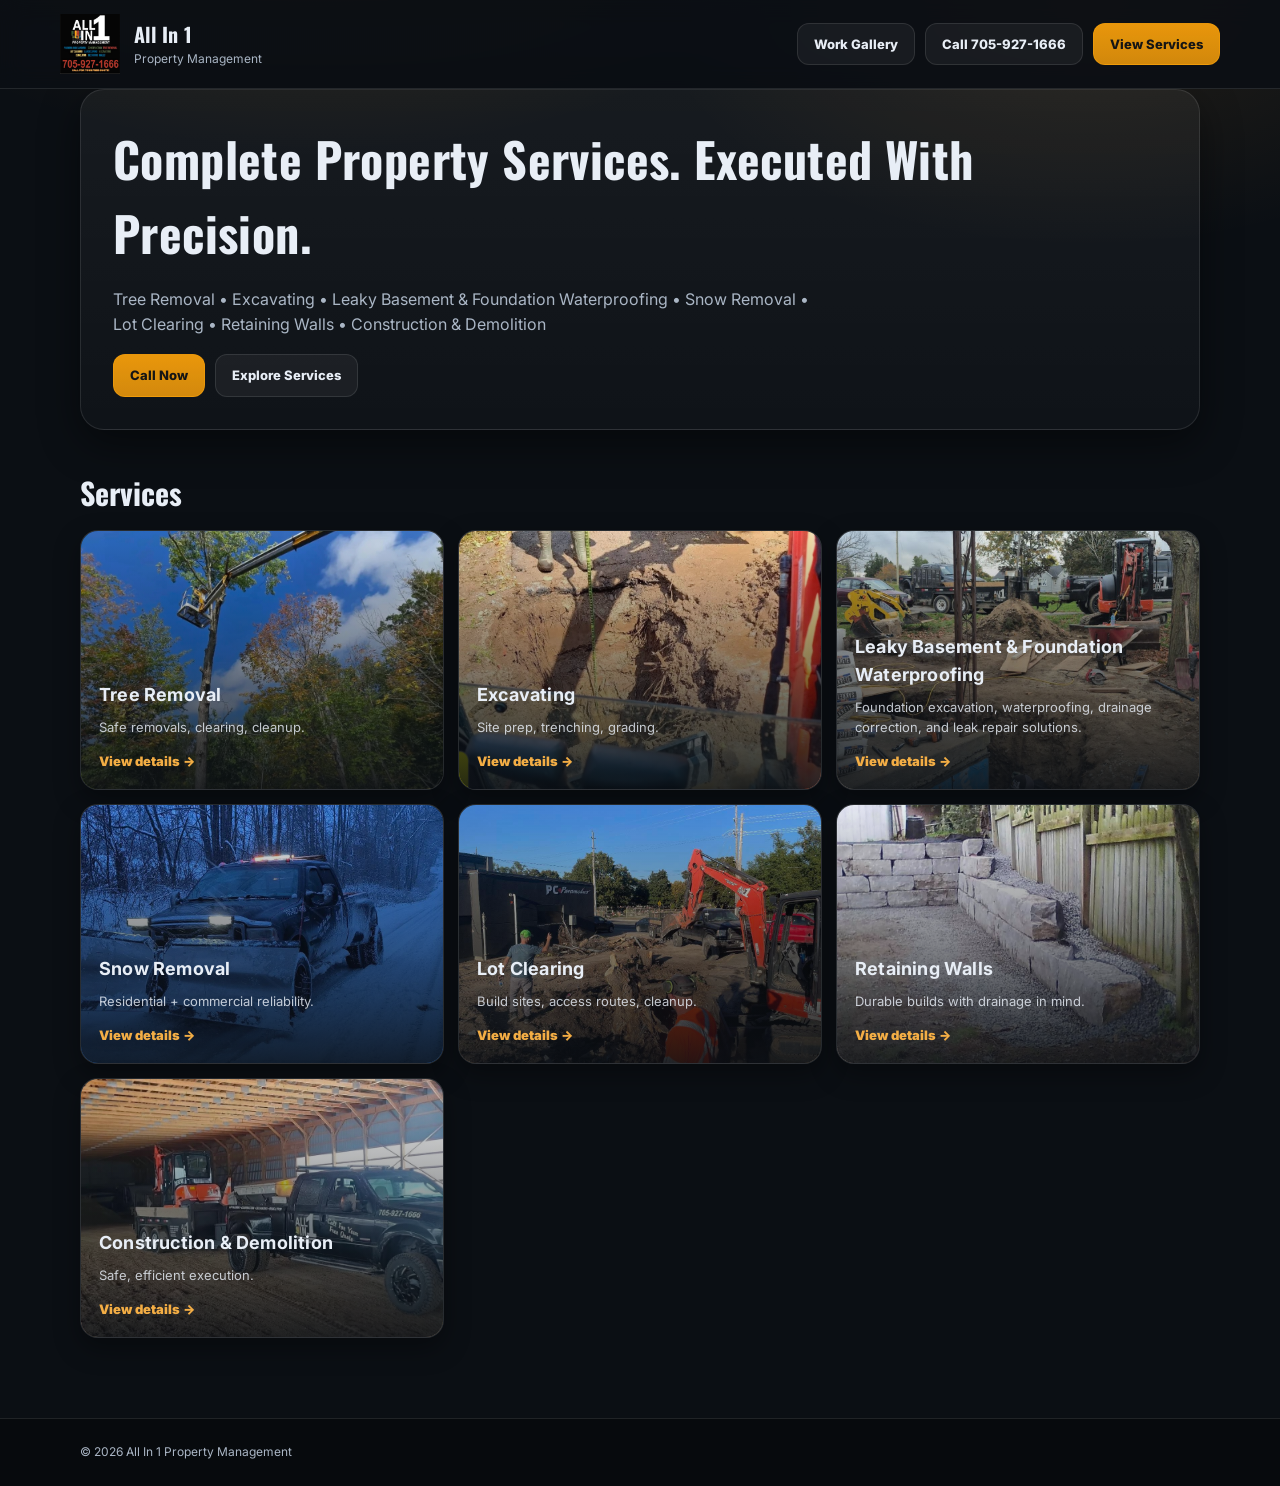
<file: index.html>
<!doctype html>
<html lang="en">
<head>
  <meta charset="utf-8" />
  <meta name="viewport" content="width=device-width, initial-scale=1" />
  <title>All In 1 Property Management | Tree Removal • Excavating • Snow Removal • Construction</title>
  <meta name="description" content="All In 1 Property Management — premium local contractor for residential, commercial, and rural properties. Tree removal, excavating, lot clearing, leaky basement repair, foundation waterproofing, snow removal, retaining walls, construction & demolition. Free estimates." />
  <meta name="theme-color" content="#0b0f14" />

  <!-- Favicon -->
  <link rel="icon" type="image/jpeg" href="assets/logo.jpg">
  <link rel="shortcut icon" type="image/jpeg" href="assets/logo.jpg">

  <link rel="preconnect" href="https://fonts.googleapis.com">
  <link rel="preconnect" href="https://fonts.gstatic.com" crossorigin>
  <link href="https://fonts.googleapis.com/css2?family=Oswald:wght@400;500;600&family=Inter:wght@400;500;600;700&display=swap" rel="stylesheet">

  <style>
    :root{
      --bg:#0b0f14;
      --panel:#0f1722;
      --line:rgba(255,255,255,.10);
      --text:#e8eef6;
      --muted:#aab6c5;
      --accent:#f59e0b;
      --accent2:#ffb547;
      --ok:#22c55e;
      --max:1120px;
      --radius:18px;
      --shadow:0 14px 40px rgba(0,0,0,.45);
    }

    *{ box-sizing:border-box; }

    body{
      margin:0;
      font-family: Inter, system-ui, -apple-system, Segoe UI, Roboto, Arial, sans-serif;
      color:var(--text);
      background:
        radial-gradient(900px 500px at 25% -10%, rgba(245,158,11,.14), transparent 60%),
        radial-gradient(800px 450px at 85% 0%, rgba(255,181,71,.10), transparent 55%),
        var(--bg);
      line-height:1.55;
    }

    a{ color:inherit; text-decoration:none; }
    a:visited{ color:inherit; }
    .container{ width:min(100%, calc(var(--max) + 40px)); margin:0 auto; padding:0 20px; }

    header{
      position:sticky;
      top:0;
      background:rgba(11,15,20,.85);
      backdrop-filter:blur(12px);
      border-bottom:1px solid var(--line);
      z-index:1000;
    }

    .nav{
      display:flex;
      align-items:center;
      justify-content:space-between;
      padding:14px 0;
      gap:14px;
      flex-wrap:wrap;
    }

    .brand{
      display:flex;
      align-items:center;
      gap:14px;
    }

    .logo{
      height:60px;
      display:flex;
      align-items:center;
    }

    .logo img{
      height:100%;
      width:auto;
      max-width:180px;
      display:block;
    }

    .brand-text strong{
      display:block;
      font-family:Oswald, sans-serif;
      font-size:20px;
      letter-spacing:.5px;
    }

    .brand-text span{
      display:block;
      font-size:12px;
      color:var(--muted);
    }

    .btn{
      display:inline-flex;
      align-items:center;
      justify-content:center;
      border-radius:12px;
      padding:10px 16px;
      border:1px solid var(--line);
      background:rgba(255,255,255,.05);
      color:var(--text);
      font-weight:800;
      font-size:13px;
      cursor:pointer;
      transition:.2s;
      white-space:nowrap;
    }

    .btn:hover{
      background:rgba(255,255,255,.1);
    }

    .btn.primary{
      background:linear-gradient(180deg, rgba(245,158,11,.95), rgba(245,158,11,.85));
      border-color:rgba(245,158,11,.6);
      color:#151515;
    }

    main{ padding:40px 0; }

    .hero{
      border:1px solid var(--line);
      border-radius:calc(var(--radius) + 6px);
      box-shadow:var(--shadow);
      padding:32px;
      background:linear-gradient(180deg, rgba(255,255,255,.05), rgba(255,255,255,.02));
    }

    h1{
      font-family:Oswald, sans-serif;
      font-size:48px;
      margin:0 0 12px;
      letter-spacing:.4px;
    }

    .sub{
      color:var(--muted);
      font-size:16px;
      max-width:70ch;
      margin-bottom:18px;
    }

    .actions{
      display:flex;
      gap:10px;
      flex-wrap:wrap;
    }

    .section{ padding:40px 0; }

    .title h2{
      font-family:Oswald, sans-serif;
      font-size:30px;
      margin:0 0 10px;
    }

    .services-grid{
      display:grid;
      grid-template-columns: repeat(3, 1fr);
      gap:14px;
      margin-top:14px;
    }

    @media (max-width: 980px){
      .services-grid{ grid-template-columns: repeat(2, 1fr); }
    }
    @media (max-width: 640px){
      .services-grid{ grid-template-columns: 1fr; }
    }

    .service-card{
      border:1px solid var(--line);
      border-radius: var(--radius);
      overflow:hidden;
      background: linear-gradient(180deg, rgba(255,255,255,.05), rgba(255,255,255,.02));
      box-shadow: 0 10px 26px rgba(0,0,0,.35);
      position:relative;
      min-height: 260px;
      transform: translateY(0);
      transition: transform .15s ease;
    }

    .service-card .media{
      position:absolute;
      inset:0;
      background:
        linear-gradient(180deg, rgba(11,15,20,.05), rgba(11,15,20,.88)),
        var(--img) center/cover no-repeat;
    }

    .service-card .content{
      position:relative;
      padding:18px;
      display:flex;
      flex-direction:column;
      gap:8px;
      height:100%;
      justify-content:flex-end;
    }

    .service-card strong{
      font-size:18px;
      letter-spacing:.2px;
    }

    .service-card span{
      color: rgba(232,238,246,.82);
      font-size:13px;
      max-width: 48ch;
    }

    .service-card a{
      margin-top:6px;
      color: rgba(255,181,71,.95);
      font-weight:900;
      font-size:13px;
      width:max-content;
    }

    .service-card:hover{
      transform: translateY(-2px);
    }

    footer{
      margin-top:40px;
      border-top:1px solid var(--line);
      padding:24px 0;
      background:rgba(0,0,0,.35);
      color:var(--muted);
      font-size:12px;
    }

    @media(max-width:920px){
      h1{ font-size:38px; }
      .logo img{ max-width:140px; }
    }
  </style>
</head>

<body>

<header>
  <div class="container nav">
    <a class="brand" href="./index.html">
      <div class="logo">
        <img src="assets/logo.jpg" alt="All In 1 Property Management Logo">
      </div>
      <div class="brand-text">
        <strong>All In 1</strong>
        <span>Property Management</span>
      </div>
    </a>

    <div style="display:flex; gap:10px; flex-wrap:wrap;">
      <a class="btn" href="projects.html">Work Gallery</a>
      <a class="btn" href="tel:+17059271666">Call 705-927-1666</a>
      <a class="btn primary" href="#services">View Services</a>
    </div>
  </div>
</header>

<main class="container">
  <section class="hero">
    <h1>Complete Property Services. Executed With Precision.</h1>
    <p class="sub">Tree Removal • Excavating • Leaky Basement & Foundation Waterproofing • Snow Removal • Lot Clearing • Retaining Walls • Construction & Demolition</p>
    <div class="actions">
      <a class="btn primary" href="tel:+17059271666">Call Now</a>
      <a class="btn" href="#services">Explore Services</a>
    </div>
  </section>

  <section class="section" id="services">
    <div class="title">
      <h2>Services</h2>
    </div>

    <div class="services-grid">
      <div class="service-card" style="--img:url('assets/services/tree.jpg');">
        <div class="media"></div>
        <div class="content">
          <strong>Tree Removal</strong>
          <span>Safe removals, clearing, cleanup.</span>
          <a href="services/tree-removal.html">View details →</a>
        </div>
      </div>

      <div class="service-card" style="--img:url('assets/services/excavating.jpg');">
        <div class="media"></div>
        <div class="content">
          <strong>Excavating</strong>
          <span>Site prep, trenching, grading.</span>
          <a href="services/excavating.html">View details →</a>
        </div>
      </div>

      <div class="service-card" style="--img:url('assets/services/waterproofing.jpg');">
        <div class="media"></div>
        <div class="content">
          <strong>Leaky Basement & Foundation Waterproofing</strong>
          <span>Foundation excavation, waterproofing, drainage correction, and leak repair solutions.</span>
          <a href="services/waterproofing.html">View details →</a>
        </div>
      </div>

      <div class="service-card" style="--img:url('assets/services/snow.jpg');">
        <div class="media"></div>
        <div class="content">
          <strong>Snow Removal</strong>
          <span>Residential + commercial reliability.</span>
          <a href="services/snow-removal.html">View details →</a>
        </div>
      </div>

      <div class="service-card" style="--img:url('assets/services/lot.jpg');">
        <div class="media"></div>
        <div class="content">
          <strong>Lot Clearing</strong>
          <span>Build sites, access routes, cleanup.</span>
          <a href="services/lot-clearing.html">View details →</a>
        </div>
      </div>

      <div class="service-card" style="--img:url('assets/services/retaining.jpg');">
        <div class="media"></div>
        <div class="content">
          <strong>Retaining Walls</strong>
          <span>Durable builds with drainage in mind.</span>
          <a href="services/retaining-walls.html">View details →</a>
        </div>
      </div>

      <div class="service-card" style="--img:url('assets/services/demo.jpg');">
        <div class="media"></div>
        <div class="content">
          <strong>Construction & Demolition</strong>
          <span>Safe, efficient execution.</span>
          <a href="services/construction-demolition.html">View details →</a>
        </div>
      </div>
    </div>
  </section>
</main>

<footer>
  <div class="container">
    © <span id="year"></span> All In 1 Property Management
  </div>
</footer>

<script>
  document.getElementById('year').textContent = new Date().getFullYear();
</script>

</body>
</html>
</file>
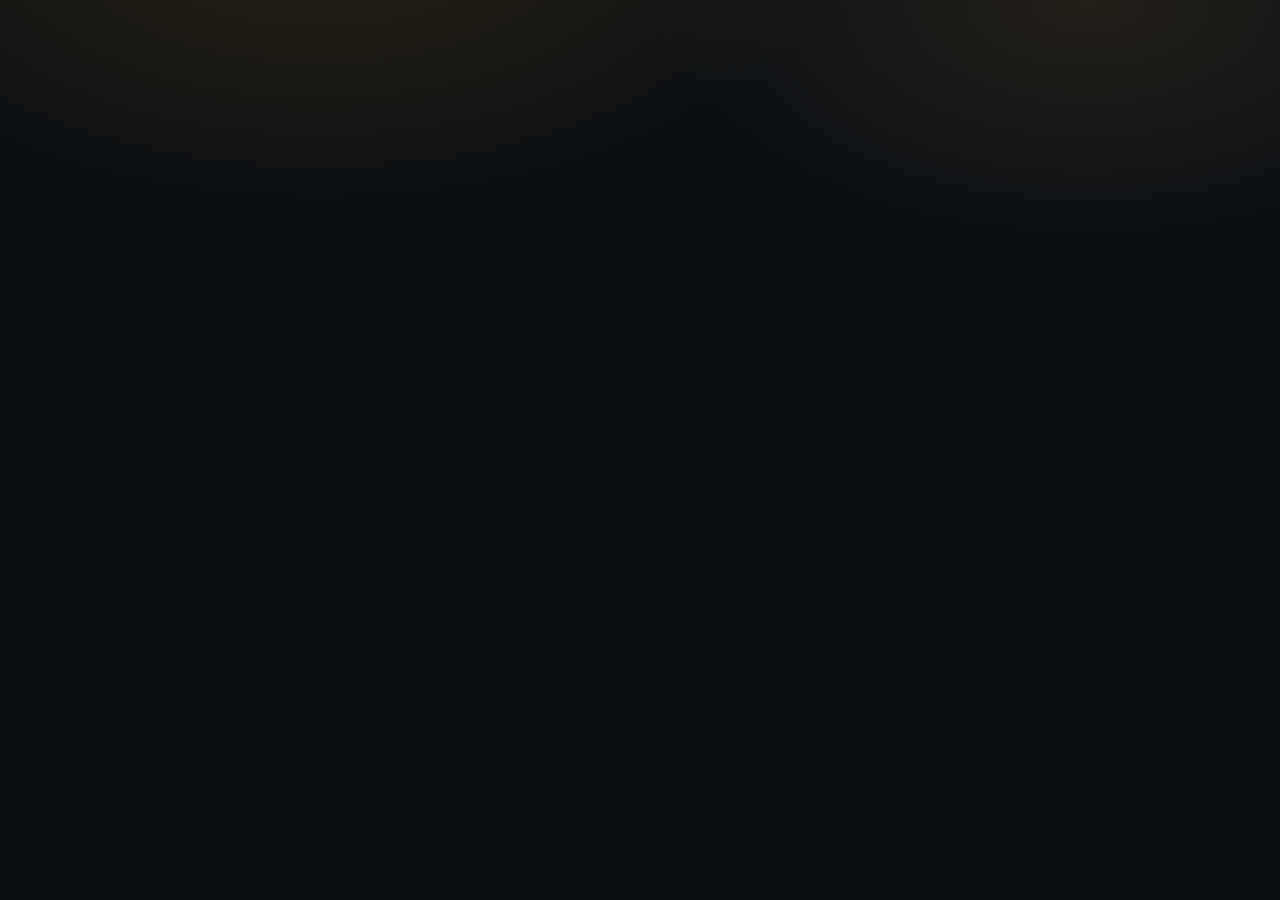
<file: Index.html>
<!doctype html>
<html lang="en">
<head>
  <meta charset="utf-8" />
  <meta name="viewport" content="width=device-width, initial-scale=1" />
  <title>All In 1 Property Management | Tree Removal • Excavating • Snow Removal • Construction</title>
  <meta name="description" content="All In 1 Property Management — premium local contractor for residential, commercial, and rural properties. Tree removal, excavating, lot clearing, snow removal, retaining walls, construction & demolition. Free estimates." />

  <!-- Canonical (update once domain is live) -->
  <link rel="canonical" href="https://example.com/" />

  <!-- Open Graph -->
  <meta property="og:title" content="All In 1 Property Management" />
  <meta property="og:description" content="Complete property services. Locally owned. Professionally executed. Free estimates." />
  <meta property="og:type" content="website" />
  <meta property="og:url" content="https://example.com/" />
  <!-- TODO: add og image later -->
  <meta property="og:image" content="https://example.com/og.jpg" />

  <!-- Twitter -->
  <meta name="twitter:card" content="summary_large_image" />
  <meta name="theme-color" content="#0b0f14" />

  <!-- Fonts -->
  <link rel="preconnect" href="https://fonts.googleapis.com">
  <link rel="preconnect" href="https://fonts.gstatic.com" crossorigin>
  <link href="https://fonts.googleapis.com/css2?family=Oswald:wght@400;500;600&family=Inter:wght@400;500;600;700&display=swap" rel="stylesheet">

  <style>
    :root{
      --bg:#0b0f14;
      --panel:#0f1722;
      --panel2:#0c121b;
      --line:rgba(255,255,255,.10);
      --text:#e8eef6;
      --muted:#aab6c5;
      --accent:#f59e0b;
      --accent2:#ffb547;
      --ok:#22c55e;

      --max:1120px;
      --radius:18px;
      --shadow: 0 14px 40px rgba(0,0,0,.45);
    }

    *{ box-sizing:border-box; }
    html,body{ height:100%; }
    body{
      margin:0;
      font-family: Inter, system-ui, -apple-system, Segoe UI, Roboto, Arial, sans-serif;
      color:var(--text);
      background:
        radial-gradient(900px 500px at 25% -10%, rgba(245,158,11,.14), transparent 60%),
        radial-gradient(800px 450px at 85% 0%, rgba(255,181,71,.10), transparent 55%),
        var(--bg);
      line-height:1.55;
    }

    a{ color:inherit; text-decoration:none; }
    img,video{ max-width:100%; display:block; }
    .container{ width:min(100%, calc(var(--max) + 40px)); margin:0 auto; padding:0 20px; }

    /* Top trust bar */
    .topbar{
      background: rgba(0,0,0,.35);
      border-bottom:1px solid var(--line);
      backdrop-filter: blur(10px);
    }
    .topbar .inner{
      display:flex; gap:14px; align-items:center; justify-content:space-between;
      padding:10px 0;
      font-size:13px;
      color:var(--muted);
      flex-wrap:wrap;
    }
    .trust{
      display:flex; gap:14px; align-items:center; flex-wrap:wrap;
    }
    .dot{
      width:6px; height:6px; border-radius:99px; background:var(--ok);
      display:inline-block; margin-right:8px;
    }
    .phone a{ font-weight:800; color:var(--text); }

    /* Sticky header */
    header{
      position:sticky; top:0; z-index:1000;
      background: rgba(11,15,20,.72);
      backdrop-filter: blur(14px);
      border-bottom:1px solid var(--line);
    }
    .nav{
      display:flex; align-items:center; justify-content:space-between;
      padding:14px 0;
      gap:14px;
    }
    .brand{
      display:flex; align-items:center; gap:12px;
      min-width: 230px;
    }
    .logo{
      width:44px; height:44px; border-radius:12px;
      background: linear-gradient(140deg, rgba(255,255,255,.10), rgba(255,255,255,.02));
      border:1px solid var(--line);
      display:grid; place-items:center;
      font-family: Oswald, sans-serif;
      letter-spacing:.8px;
      font-weight:700;
    }
    .brand .name{ line-height:1.1; }
    .brand .name strong{
      display:block; font-family: Oswald, sans-serif; letter-spacing:.4px; font-size:18px;
    }
    .brand .name span{
      display:block; color:var(--muted); font-size:12px;
    }

    nav ul{
      list-style:none; margin:0; padding:0;
      display:flex; gap:16px; align-items:center;
    }
    nav a{
      color:var(--muted);
      font-weight:700;
      font-size:13px;
      padding:8px 10px;
      border-radius:10px;
    }
    nav a:hover{ color:var(--text); background:rgba(255,255,255,.06); }

    .cta{ display:flex; gap:10px; align-items:center; }
    .btn{
      display:inline-flex; align-items:center; justify-content:center;
      border-radius:12px;
      padding:10px 14px;
      border:1px solid var(--line);
      background: rgba(255,255,255,.04);
      color:var(--text);
      font-weight:900;
      font-size:13px;
      letter-spacing:.2px;
      cursor:pointer;
      transition: transform .08s ease, background .15s ease, border-color .15s ease;
      user-select:none;
      white-space:nowrap;
    }
    .btn:hover{ background: rgba(255,255,255,.08); border-color: rgba(255,255,255,.18); }
    .btn:active{ transform: translateY(1px); }
    .btn.primary{
      background: linear-gradient(180deg, rgba(245,158,11,.95), rgba(245,158,11,.82));
      border-color: rgba(245,158,11,.55);
      color:#151515;
    }
    .btn.primary:hover{
      background: linear-gradient(180deg, rgba(255,181,71,.95), rgba(245,158,11,.86));
    }

    /* Mobile menu */
    .menu-btn{ display:none; }
    .mobile-menu{
      display:none;
      border-top:1px solid var(--line);
      padding:10px 0 16px;
    }
    .mobile-menu a{
      display:block;
      padding:10px 0;
      color:var(--muted);
      font-weight:800;
    }
    .mobile-menu a:hover{ color:var(--text); }
    @media (max-width: 920px){
      nav ul{ display:none; }
      .menu-btn{ display:inline-flex; }
      .brand{ min-width:unset; }
    }

    /* Sections */
    section{ padding:56px 0; }
    .section-title{
      display:flex; align-items:flex-end; justify-content:space-between; gap:14px;
      margin-bottom:18px;
      flex-wrap:wrap;
    }
    .section-title h2{
      margin:0;
      font-family: Oswald, sans-serif;
      letter-spacing:.35px;
      font-size:30px;
    }
    .section-title p{
      margin:0;
      color:var(--muted);
      max-width: 62ch;
      font-size:14px;
    }

    /* Hero */
    .hero{ padding:56px 0 30px; }
    .hero-grid{
      display:grid;
      grid-template-columns: 1.05fr .95fr;
      gap:22px;
      align-items:stretch;
    }
    .hero-card{
      border:1px solid var(--line);
      border-radius: calc(var(--radius) + 8px);
      box-shadow: var(--shadow);
      overflow:hidden;
      position:relative;
      background:
        radial-gradient(700px 320px at 20% 0%, rgba(245,158,11,.18), transparent 60%),
        linear-gradient(180deg, rgba(255,255,255,.06), rgba(255,255,255,.02));
      min-height: 420px;
    }

    /* Video/image holder */
    .hero-media{
      position:absolute; inset:0;
      overflow:hidden;
      background:
        linear-gradient(180deg, rgba(11,15,20,.10), rgba(11,15,20,.78)),
        /* fallback image placeholder — replace later */
        url('') center/cover no-repeat;
    }
    .hero-media:after{
      content:"";
      position:absolute; inset:0;
      background: linear-gradient(180deg, rgba(11,15,20,.10), rgba(11,15,20,.80));
      pointer-events:none;
    }
    .hero-media video{
      position:absolute; inset:0;
      width:100%; height:100%;
      object-fit:cover;
      opacity:.85;
      filter: saturate(1.05) contrast(1.05);
    }

    .hero-content{ position:relative; padding:34px; }
    .kicker{
      display:inline-flex; gap:10px; align-items:center;
      color:rgba(232,238,246,.90);
      font-weight:800;
      font-size:12px;
      letter-spacing:.22em;
      text-transform:uppercase;
      margin-bottom:14px;
    }
    .kicker .bar{ width:34px; height:2px; background: rgba(245,158,11,.9); border-radius:99px; }

    h1{
      font-family: Oswald, sans-serif;
      letter-spacing:.5px;
      font-size:52px;
      line-height:1.05;
      margin:0 0 14px;
    }
    .sub{
      color:rgba(232,238,246,.86);
      font-size:16px;
      max-width: 56ch;
      margin:0 0 18px;
    }
    .pill-row{ display:flex; flex-wrap:wrap; gap:10px; margin: 12px 0 22px; }
    .pill{
      border:1px solid rgba(255,255,255,.14);
      background: rgba(0,0,0,.22);
      color: rgba(232,238,246,.86);
      padding:8px 10px;
      border-radius: 999px;
      font-size:13px;
      font-weight:800;
    }
    .hero-actions{ display:flex; gap:10px; flex-wrap:wrap; }
    .hero-fine{ margin-top:14px; color:var(--muted); font-size:13px; }

    /* Quote card */
    .side-card{
      border:1px solid var(--line);
      border-radius: calc(var(--radius) + 8px);
      background: linear-gradient(180deg, rgba(255,255,255,.06), rgba(255,255,255,.02));
      box-shadow: var(--shadow);
      padding:22px;
    }
    .side-card h3{
      font-family: Oswald, sans-serif;
      letter-spacing:.4px;
      margin:0 0 10px;
      font-size:26px;
    }
    .side-card p{ margin:0 0 16px; color:var(--muted); font-size:14px; }

    form{ display:grid; gap:10px; }
    .row2{ display:grid; grid-template-columns: 1fr 1fr; gap:10px; }
    input, select, textarea{
      width:100%;
      border-radius:12px;
      border:1px solid rgba(255,255,255,.14);
      background: rgba(0,0,0,.25);
      color:var(--text);
      padding:12px 12px;
      outline:none;
      font-size:14px;
    }
    textarea{ min-height:110px; resize:vertical; }
    input::placeholder, textarea::placeholder{ color:rgba(170,182,197,.70); }
    .form-note{ color:var(--muted); font-size:12px; margin-top:8px; }
    .success{
      display:none;
      margin-top:10px;
      padding:10px 12px;
      border-radius:12px;
      border:1px solid rgba(34,197,94,.35);
      background: rgba(34,197,94,.10);
      color: rgba(232,238,246,.92);
      font-weight:700;
      font-size:13px;
    }

    @media (max-width: 920px){
      .hero-grid{ grid-template-columns: 1fr; }
      h1{ font-size:42px; }
    }
    @media (max-width: 640px){
      .row2{ grid-template-columns: 1fr; }
    }

    /* Cards / grids */
    .grid{
      display:grid;
      grid-template-columns: repeat(3, 1fr);
      gap:14px;
    }
    .card{
      border:1px solid var(--line);
      border-radius: var(--radius);
      background: linear-gradient(180deg, rgba(255,255,255,.05), rgba(255,255,255,.02));
      overflow:hidden;
      box-shadow: 0 10px 26px rgba(0,0,0,.35);
      display:flex; flex-direction:column;
      min-height: 220px;
    }
    .card .img{
      height:120px;
      background:
        linear-gradient(180deg, rgba(11,15,20,.10), rgba(11,15,20,.80)),
        url('') center/cover no-repeat; /* placeholder */
      border-bottom:1px solid var(--line);
    }
    .card .body{ padding:14px; display:grid; gap:8px; }
    .card .body strong{ font-size:16px; letter-spacing:.2px; }
    .card .body span{ color:var(--muted); font-size:13px; }
    .card .body a{
      margin-top:4px;
      color:rgba(255,181,71,.92);
      font-weight:900;
      font-size:13px;
      width:max-content;
    }
    .card .body a:hover{ color: var(--accent2); }

    @media (max-width: 980px){ .grid{ grid-template-columns: repeat(2, 1fr); } }
    @media (max-width: 640px){ .grid{ grid-template-columns: 1fr; } }

    /* Projects gallery */
    .filters{ display:flex; gap:10px; flex-wrap:wrap; }
    .chip{
      border:1px solid rgba(255,255,255,.14);
      background: rgba(255,255,255,.04);
      color:rgba(232,238,246,.88);
      padding:8px 10px;
      border-radius:999px;
      font-size:13px;
      font-weight:900;
      cursor:pointer;
      user-select:none;
    }
    .chip.active{ border-color: rgba(245,158,11,.55); background: rgba(245,158,11,.15); }
    .gallery{
      display:grid;
      grid-template-columns: repeat(4, 1fr);
      gap:12px;
      margin-top:14px;
    }
    .thumb{
      border-radius: 16px;
      border:1px solid var(--line);
      overflow:hidden;
      aspect-ratio: 4/3;
      background:
        linear-gradient(180deg, rgba(11,15,20,.10), rgba(11,15,20,.78)),
        url('') center/cover no-repeat; /* placeholder */
      position:relative;
      cursor:pointer;
    }
    .thumb .label{
      position:absolute; left:10px; bottom:10px;
      background: rgba(0,0,0,.45);
      border:1px solid rgba(255,255,255,.14);
      color: rgba(232,238,246,.92);
      padding:6px 10px;
      border-radius: 999px;
      font-size:12px;
      font-weight:900;
    }
    @media (max-width: 980px){ .gallery{ grid-template-columns: repeat(2, 1fr); } }
    @media (max-width: 520px){ .gallery{ grid-template-columns: 1fr; } }

    /* Split blocks */
    .split{
      display:grid;
      grid-template-columns: 1fr 1fr;
      gap:18px;
      align-items:stretch;
    }
    .media-block{
      border:1px solid var(--line);
      border-radius: var(--radius);
      overflow:hidden;
      background:
        linear-gradient(180deg, rgba(11,15,20,.10), rgba(11,15,20,.80)),
        url('') center/cover no-repeat;
      min-height: 320px;
      box-shadow: 0 10px 26px rgba(0,0,0,.35);
    }
    .about{
      border:1px solid var(--line);
      border-radius: var(--radius);
      background: linear-gradient(180deg, rgba(255,255,255,.05), rgba(255,255,255,.02));
      padding:18px;
      box-shadow: 0 10px 26px rgba(0,0,0,.35);
    }
    .about h3{ margin:0 0 10px; font-family: Oswald, sans-serif; letter-spacing:.35px; font-size:28px; }
    .about p{ margin:0; color:var(--muted); }
    .bullets{ display:grid; gap:10px; margin-top:12px; }
    .bullet{ display:flex; gap:10px; align-items:flex-start; font-weight:750; color: rgba(232,238,246,.90); }
    .check{
      width:18px; height:18px; border-radius:6px;
      background: rgba(34,197,94,.16);
      border:1px solid rgba(34,197,94,.40);
      display:grid; place-items:center;
      flex: 0 0 auto;
      margin-top:2px;
    }
    .check:before{ content:"✓"; font-weight:900; color: rgba(34,197,94,.9); font-size:12px; }

    @media (max-width: 920px){
      .split{ grid-template-columns: 1fr; }
      .media-block{ min-height: 240px; }
    }

    /* Steps */
    .steps{
      display:grid;
      grid-template-columns: repeat(3, 1fr);
      gap:14px;
      margin-top:14px;
    }
    .step{
      border:1px solid var(--line);
      border-radius: var(--radius);
      background: linear-gradient(180deg, rgba(255,255,255,.05), rgba(255,255,255,.02));
      padding:16px;
      box-shadow: 0 10px 26px rgba(0,0,0,.35);
    }
    .step .num{
      font-family: Oswald, sans-serif;
      letter-spacing:.5px;
      font-size:20px;
      color: rgba(255,181,71,.92);
    }
    .step strong{ display:block; margin-top:8px; font-size:16px; }
    .step span{ display:block; margin-top:6px; color:var(--muted); font-size:13px; }
    @media (max-width: 920px){ .steps{ grid-template-columns: 1fr; } }

    /* Reviews (simple slider-ish) */
    .reviews{
      display:grid;
      grid-template-columns: repeat(3, 1fr);
      gap:14px;
      margin-top:14px;
    }
    .review{
      border:1px solid var(--line);
      border-radius: var(--radius);
      background: linear-gradient(180deg, rgba(255,255,255,.05), rgba(255,255,255,.02));
      padding:16px;
      box-shadow: 0 10px 26px rgba(0,0,0,.35);
    }
    .review .stars{ color: rgba(255,181,71,.92); font-weight:900; letter-spacing:.12em; }
    .review p{ margin:10px 0 0; color: rgba(232,238,246,.88); }
    .review .who{ margin-top:10px; color:var(--muted); font-size:13px; font-weight:800; }
    @media (max-width: 980px){ .reviews{ grid-template-columns: 1fr; } }

    /* CTA banner */
    .cta-banner{
      border:1px solid var(--line);
      border-radius: calc(var(--radius) + 10px);
      overflow:hidden;
      box-shadow: var(--shadow);
      background:
        linear-gradient(180deg, rgba(11,15,20,.25), rgba(11,15,20,.88)),
        url('') center/cover no-repeat;
    }
    .cta-banner .inner{
      padding:28px;
      display:flex;
      align-items:center;
      justify-content:space-between;
      gap:14px;
      flex-wrap:wrap;
    }
    .cta-banner h2{
      margin:0;
      font-family: Oswald, sans-serif;
      font-size:34px;
      letter-spacing:.35px;
      line-height:1.05;
    }
    .cta-banner p{ margin:8px 0 0; color: rgba(232,238,246,.86); }

    /* Footer */
    footer{
      border-top:1px solid var(--line);
      background: rgba(0,0,0,.35);
      padding:34px 0;
      color: var(--muted);
</file>
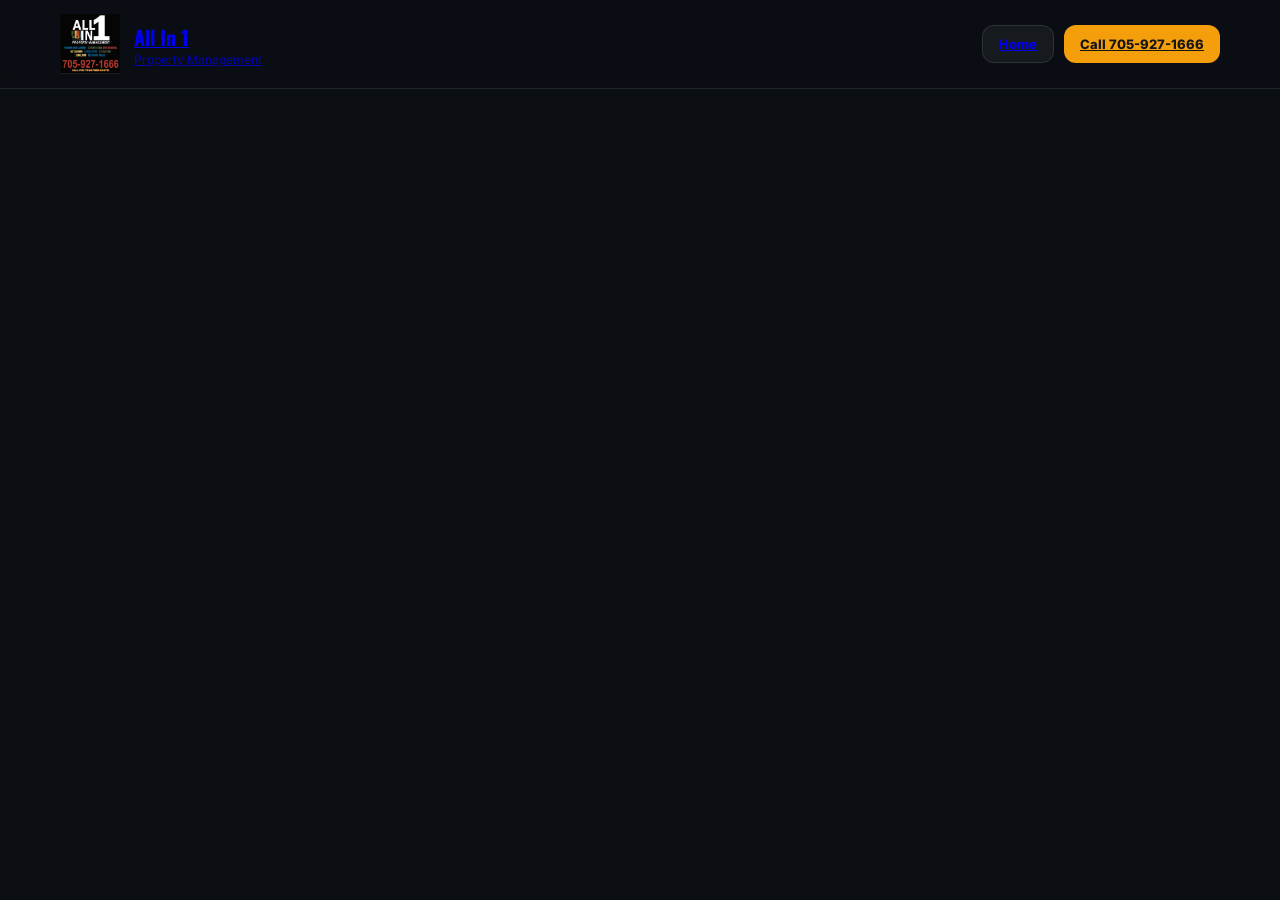
<file: projects.html>
<!doctype html>
<html lang="en">
<head>
<meta charset="utf-8" />
<meta name="viewport" content="width=device-width, initial-scale=1" />

<title>Work Gallery | All In 1 Property Management</title>

<link rel="icon" type="image/jpeg" href="assets/logo.jpg">
<link rel="shortcut icon" type="image/jpeg" href="assets/logo.jpg">

<link rel="preconnect" href="https://fonts.googleapis.com">
<link rel="preconnect" href="https://fonts.gstatic.com" crossorigin>
<link href="https://fonts.googleapis.com/css2?family=Oswald:wght@400;500;600&family=Inter:wght@400;500;600;700&display=swap" rel="stylesheet">

<style>

:root{
--bg:#0b0f14;
--line:rgba(255,255,255,.10);
--text:#e8eef6;
--max:1120px;
--radius:18px;
}

*{box-sizing:border-box}

body{
margin:0;
font-family:Inter,system-ui;
background:var(--bg);
color:var(--text);
}

.container{
width:min(100%, calc(var(--max) + 40px));
margin:auto;
padding:0 20px;
}

/* HEADER */

header{
position:sticky;
top:0;
background:rgba(11,15,20,.9);
backdrop-filter:blur(10px);
border-bottom:1px solid var(--line);
z-index:1000;
}

.nav{
display:flex;
align-items:center;
justify-content:space-between;
padding:14px 0;
flex-wrap:wrap;
}

.brand{
display:flex;
align-items:center;
gap:14px;
}

.logo{
height:60px;
}

.logo img{
height:100%;
}

.brand-text strong{
font-family:Oswald;
font-size:20px;
}

.brand-text span{
font-size:12px;
opacity:.7;
display:block;
}

.btn{
display:inline-flex;
align-items:center;
justify-content:center;
padding:10px 16px;
border-radius:12px;
border:1px solid var(--line);
background:rgba(255,255,255,.05);
font-weight:800;
font-size:13px;
}

.btn.primary{
background:#f59e0b;
color:#151515;
border:none;
}

/* GALLERY */

.gallery{
display:grid;
grid-template-columns:repeat(3,1fr);
gap:14px;
padding:40px 0;
}

@media(max-width:900px){
.gallery{grid-template-columns:repeat(2,1fr)}
}

@media(max-width:500px){
.gallery{grid-template-columns:1fr}
}

.tile{
border-radius:16px;
overflow:hidden;
border:1px solid var(--line);
cursor:pointer;
}

.tile img,
.tile video{
width:100%;
height:100%;
object-fit:cover;
display:block;
}

/* LIGHTBOX */

.lightbox{
position:fixed;
inset:0;
background:rgba(0,0,0,.9);
display:none;
align-items:center;
justify-content:center;
padding:20px;
z-index:2000;
}

.lightbox.open{
display:flex;
}

.lightbox img,
.lightbox video{
max-width:100%;
max-height:90vh;
}

</style>
</head>

<body>

<header>
<div class="container nav">

<a class="brand" href="./index.html">
<div class="logo">
<img src="assets/logo.jpg">
</div>
<div class="brand-text">
<strong>All In 1</strong>
<span>Property Management</span>
</div>
</a>

<div style="display:flex;gap:10px;">
<a class="btn" href="index.html">Home</a>
<a class="btn primary" href="tel:+17059271666">Call 705-927-1666</a>
</div>

</div>
</header>

<main class="container">

<div id="gallery" class="gallery"></div>

</main>


<div id="lightbox" class="lightbox"></div>


<script>

const gallery = document.getElementById("gallery")
const lightbox = document.getElementById("lightbox")

function openLightbox(src,type){

lightbox.innerHTML=""

if(type==="video"){

let v=document.createElement("video")
v.src=src
v.controls=true
v.autoplay=true

lightbox.appendChild(v)

}else{

let img=document.createElement("img")
img.src=src
lightbox.appendChild(img)

}

lightbox.classList.add("open")

}

lightbox.onclick=()=>lightbox.classList.remove("open")


async function loadGallery(){

const repo="ALLIN1PROPERTYMANAGEMENT"
const owner="fatboymedia"

const url=`https://api.github.com/repos/${owner}/${repo}/contents/assets/work`

let res=await fetch(url)
let files=await res.json()

files.forEach(file=>{

let name=file.name.toLowerCase()

if(name.endsWith(".jpg")||name.endsWith(".jpeg")||name.endsWith(".png")||name.endsWith(".webp")){

let img=document.createElement("img")
img.src=file.download_url

let tile=document.createElement("div")
tile.className="tile"
tile.appendChild(img)

tile.onclick=()=>openLightbox(file.download_url,"img")

gallery.appendChild(tile)

}

if(name.endsWith(".mp4")||name.endsWith(".mov")||name.endsWith(".webm")){

let vid=document.createElement("video")
vid.src=file.download_url
vid.muted=true
vid.loop=true
vid.autoplay=true

let tile=document.createElement("div")
tile.className="tile"
tile.appendChild(vid)

tile.onclick=()=>openLightbox(file.download_url,"video")

gallery.appendChild(tile)

}

})

}

loadGallery()

</script>

</body>
</html>
</file>
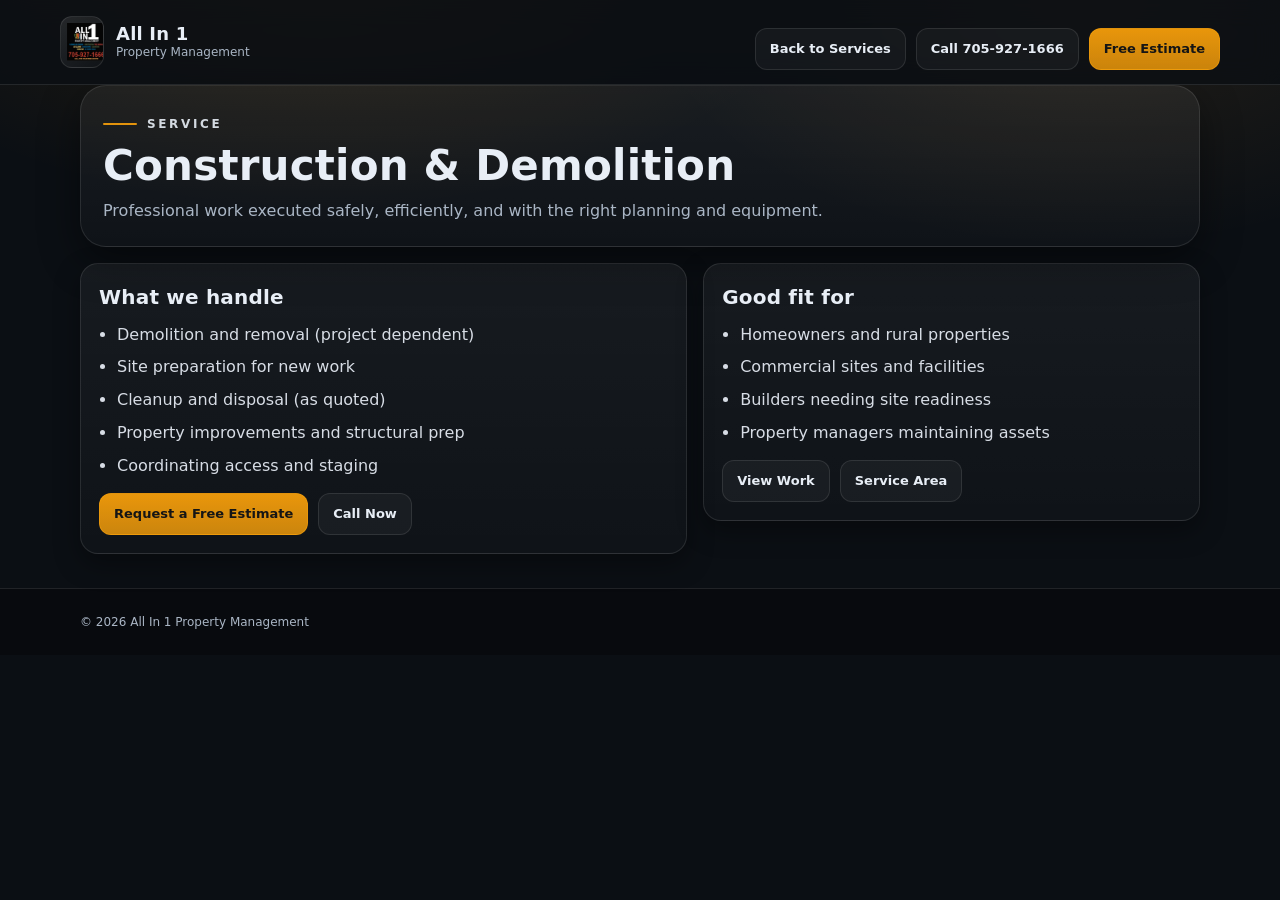
<file: services/construction-demolition.html>
<!doctype html>
<html lang="en">
<head>
  <meta charset="utf-8" />
  <meta name="viewport" content="width=device-width, initial-scale=1" />
  <title>Construction & Demolition | All In 1 Property Management</title>
  <meta name="description" content="Construction and demolition services executed safely and efficiently. Residential, commercial, and rural projects. Free estimates." />
  <link rel="canonical" href="https://fatboymedia.github.io/ALLIN1PROPERTYMANAGEMENT/services/construction-demolition.html" />
  <meta name="theme-color" content="#0b0f14" />

  <!-- Favicon (service pages) -->
  <link rel="icon" type="image/jpeg" href="../assets/logo.jpg">
  <link rel="shortcut icon" type="image/jpeg" href="../assets/logo.jpg">

  <link rel="stylesheet" href="../assets/site.css" />

  <script type="application/ld+json">
  {
    "@context":"https://schema.org",
    "@type":"Service",
    "serviceType":"Construction & Demolition",
    "provider":{
      "@type":"LocalBusiness",
      "name":"All In 1 Property Management",
      "telephone":"+1-705-927-1666",
      "url":"https://fatboymedia.github.io/ALLIN1PROPERTYMANAGEMENT/"
    }
  }
  </script>

  <!-- Minimal logo styling (safe even if site.css already has .logo styles) -->
  <style>
    .logo{
      height:52px;
      display:flex;
      align-items:center;
      border-radius:12px;
      overflow:hidden;
      border:1px solid rgba(255,255,255,.10);
      background:linear-gradient(140deg, rgba(255,255,255,.10), rgba(255,255,255,.02));
      padding:6px;
    }
    .logo img{
      height:100%;
      width:auto;
      max-width:170px;
      display:block;
    }
  </style>
</head>

<body>
  <header>
    <div class="container nav">
      <a class="brand" href="../index.html">
        <div class="logo">
          <img src="../assets/logo.jpg" alt="All In 1 Property Management Logo">
        </div>
        <div class="name">
          <strong>All In 1</strong>
          <span>Property Management</span>
        </div>
      </a>

      <div class="cta">
        <a class="btn" href="../index.html#services">Back to Services</a>
        <a class="btn" href="tel:+17059271666">Call 705-927-1666</a>
        <a class="btn primary" href="../index.html#quote">Free Estimate</a>
      </div>
    </div>
  </header>

  <main class="container">
    <section class="hero">
      <div class="hero-inner">
        <div class="kicker"><span class="bar"></span>Service</div>
        <h1>Construction & Demolition</h1>
        <p class="lead">Professional work executed safely, efficiently, and with the right planning and equipment.</p>
      </div>
    </section>

    <div class="grid">
      <section class="card">
        <h2>What we handle</h2>
        <ul>
          <li>Demolition and removal (project dependent)</li>
          <li>Site preparation for new work</li>
          <li>Cleanup and disposal (as quoted)</li>
          <li>Property improvements and structural prep</li>
          <li>Coordinating access and staging</li>
        </ul>

        <div class="cta">
          <a class="btn primary" href="../index.html#quote">Request a Free Estimate</a>
          <a class="btn" href="tel:+17059271666">Call Now</a>
        </div>
      </section>

      <aside class="card">
        <h2>Good fit for</h2>
        <ul>
          <li>Homeowners and rural properties</li>
          <li>Commercial sites and facilities</li>
          <li>Builders needing site readiness</li>
          <li>Property managers maintaining assets</li>
        </ul>

        <div class="cta">
          <a class="btn" href="../index.html#projects">View Work</a>
          <a class="btn" href="../index.html#areas">Service Area</a>
        </div>
      </aside>
    </div>
  </main>

  <footer>
    <div class="container">© <span id="year"></span> All In 1 Property Management</div>
  </footer>

  <script src="../assets/site.js"></script>
</body>
</html>
</file>
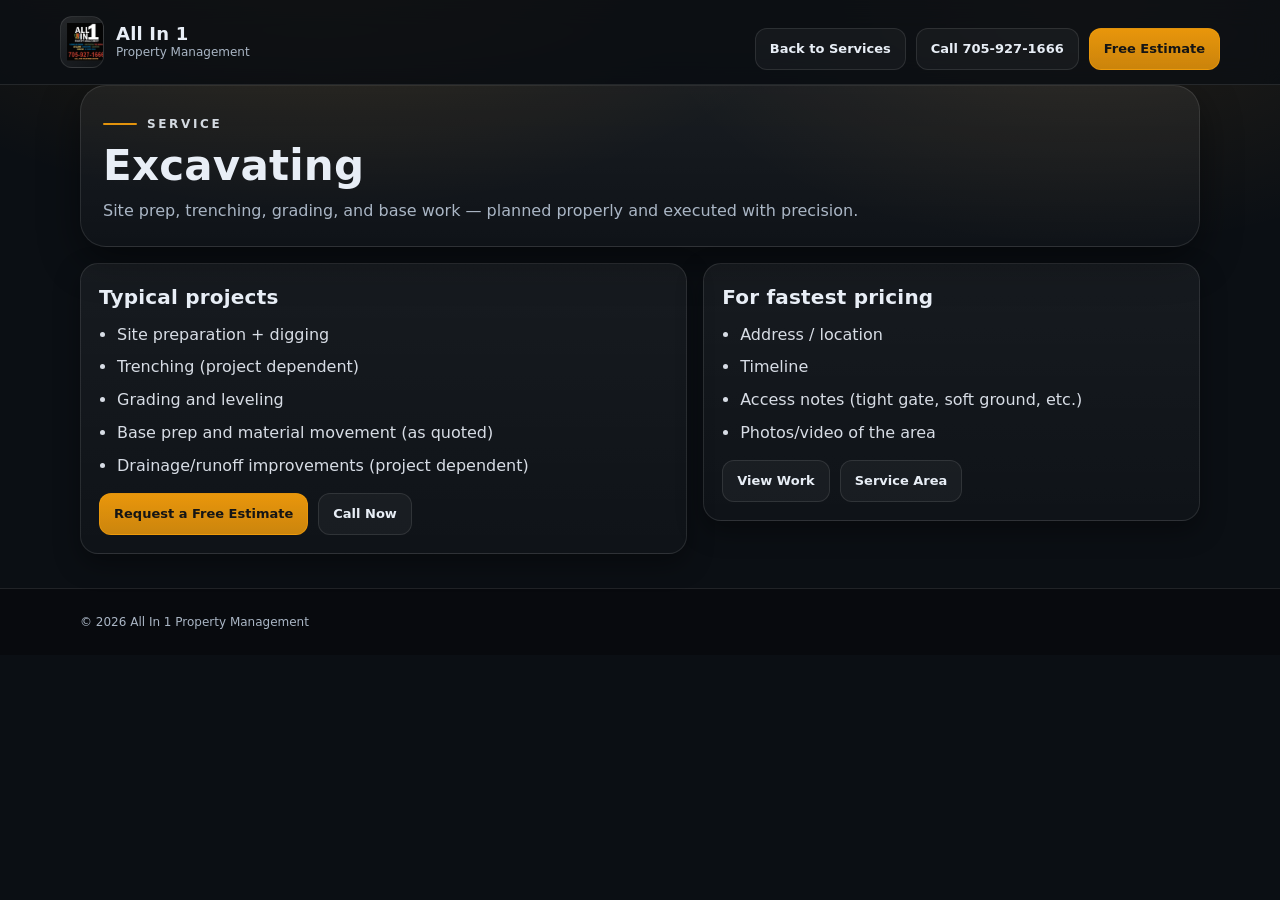
<file: services/excavating.html>
<!doctype html>
<html lang="en">
<head>
  <meta charset="utf-8" />
  <meta name="viewport" content="width=device-width, initial-scale=1" />
  <title>Excavating | All In 1 Property Management</title>
  <meta name="description" content="Excavating for residential, commercial, and rural properties. Site prep, trenching, grading, and base work. Free estimates." />
  <link rel="canonical" href="https://fatboymedia.github.io/ALLIN1PROPERTYMANAGEMENT/services/excavating.html" />
  <meta name="theme-color" content="#0b0f14" />

  <!-- Favicon (service pages) -->
  <link rel="icon" type="image/jpeg" href="../assets/logo.jpg">
  <link rel="shortcut icon" type="image/jpeg" href="../assets/logo.jpg">

  <link rel="stylesheet" href="../assets/site.css" />

  <!-- Logo display fix -->
  <style>
    .logo{
      height:52px;
      display:flex;
      align-items:center;
      border-radius:12px;
      overflow:hidden;
      border:1px solid rgba(255,255,255,.10);
      background:linear-gradient(140deg, rgba(255,255,255,.10), rgba(255,255,255,.02));
      padding:6px;
    }
    .logo img{
      height:100%;
      width:auto;
      max-width:170px;
      display:block;
    }
  </style>

  <script type="application/ld+json">
  {
    "@context":"https://schema.org",
    "@type":"Service",
    "serviceType":"Excavating",
    "provider":{
      "@type":"LocalBusiness",
      "name":"All In 1 Property Management",
      "telephone":"+1-705-927-1666",
      "url":"https://fatboymedia.github.io/ALLIN1PROPERTYMANAGEMENT/"
    }
  }
  </script>
</head>

<body>
  <header>
    <div class="container nav">
      <a class="brand" href="../index.html">
        <div class="logo">
          <img src="../assets/logo.jpg" alt="All In 1 Property Management Logo">
        </div>
        <div class="name">
          <strong>All In 1</strong>
          <span>Property Management</span>
        </div>
      </a>

      <div class="cta">
        <a class="btn" href="../index.html#services">Back to Services</a>
        <a class="btn" href="tel:+17059271666">Call 705-927-1666</a>
        <a class="btn primary" href="../index.html#quote">Free Estimate</a>
      </div>
    </div>
  </header>

  <main class="container">
    <section class="hero">
      <div class="hero-inner">
        <div class="kicker"><span class="bar"></span>Service</div>
        <h1>Excavating</h1>
        <p class="lead">
          Site prep, trenching, grading, and base work — planned properly and executed with precision.
        </p>
      </div>
    </section>

    <div class="grid">
      <section class="card">
        <h2>Typical projects</h2>
        <ul>
          <li>Site preparation + digging</li>
          <li>Trenching (project dependent)</li>
          <li>Grading and leveling</li>
          <li>Base prep and material movement (as quoted)</li>
          <li>Drainage/runoff improvements (project dependent)</li>
        </ul>

        <div class="cta">
          <a class="btn primary" href="../index.html#quote">Request a Free Estimate</a>
          <a class="btn" href="tel:+17059271666">Call Now</a>
        </div>
      </section>

      <aside class="card">
        <h2>For fastest pricing</h2>
        <ul>
          <li>Address / location</li>
          <li>Timeline</li>
          <li>Access notes (tight gate, soft ground, etc.)</li>
          <li>Photos/video of the area</li>
        </ul>

        <div class="cta">
          <a class="btn" href="../index.html#projects">View Work</a>
          <a class="btn" href="../index.html#areas">Service Area</a>
        </div>
      </aside>
    </div>
  </main>

  <footer>
    <div class="container">© <span id="year"></span> All In 1 Property Management</div>
  </footer>

  <script src="../assets/site.js"></script>
</body>
</html>
</file>
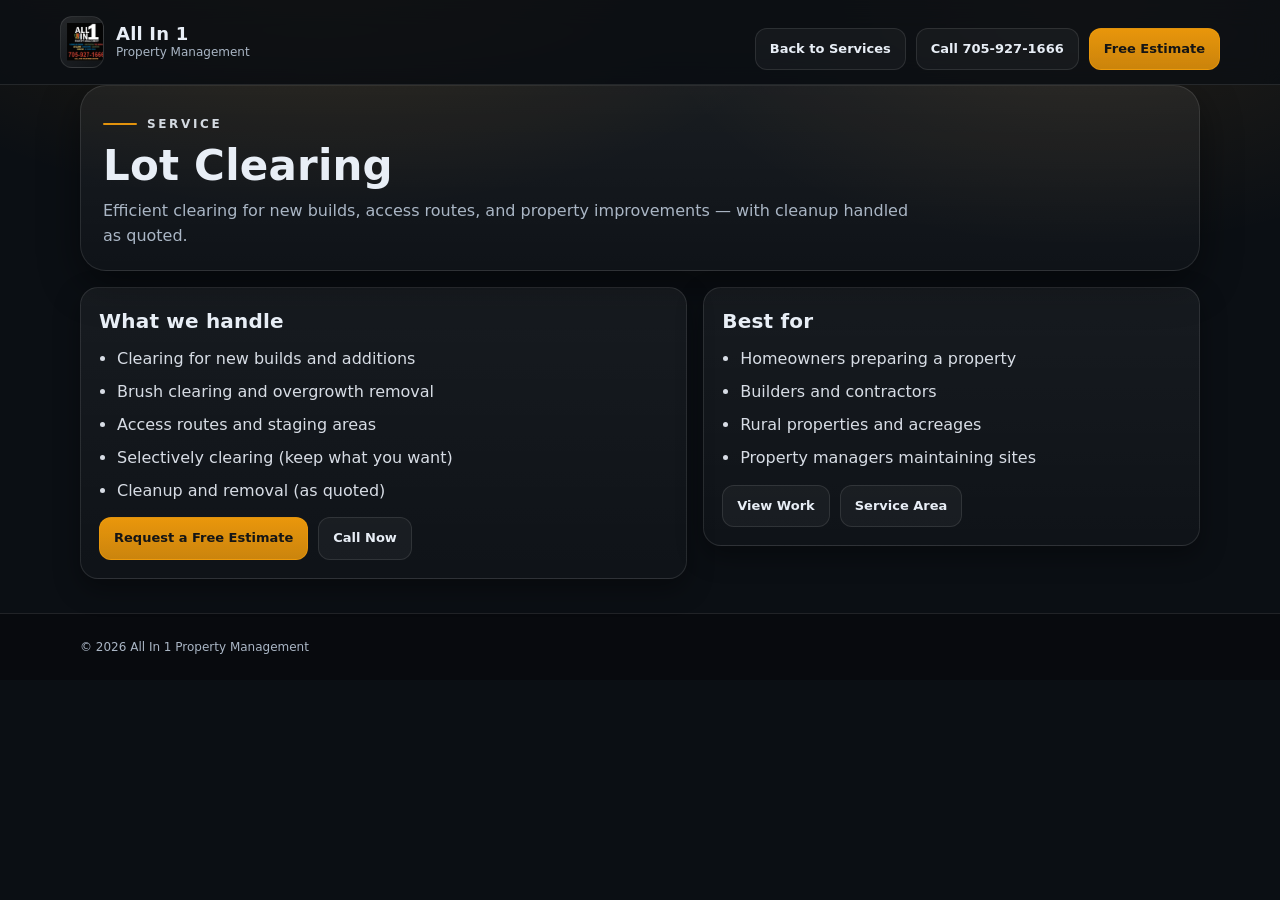
<file: services/lot-clearing.html>
<!doctype html>
<html lang="en">
<head>
  <meta charset="utf-8" />
  <meta name="viewport" content="width=device-width, initial-scale=1" />
  <title>Lot Clearing | All In 1 Property Management</title>
  <meta name="description" content="Lot clearing for builds, access routes, and property improvements. Residential, commercial, and rural projects. Free estimates." />
  <link rel="canonical" href="https://fatboymedia.github.io/ALLIN1PROPERTYMANAGEMENT/services/lot-clearing.html" />
  <meta name="theme-color" content="#0b0f14" />

  <!-- Favicon (service pages) -->
  <link rel="icon" type="image/jpeg" href="../assets/logo.jpg">
  <link rel="shortcut icon" type="image/jpeg" href="../assets/logo.jpg">

  <link rel="stylesheet" href="../assets/site.css" />

  <!-- Logo display fix -->
  <style>
    .logo{
      height:52px;
      display:flex;
      align-items:center;
      border-radius:12px;
      overflow:hidden;
      border:1px solid rgba(255,255,255,.10);
      background:linear-gradient(140deg, rgba(255,255,255,.10), rgba(255,255,255,.02));
      padding:6px;
    }
    .logo img{
      height:100%;
      width:auto;
      max-width:170px;
      display:block;
    }
  </style>

  <script type="application/ld+json">
  {
    "@context":"https://schema.org",
    "@type":"Service",
    "serviceType":"Lot Clearing",
    "provider":{
      "@type":"LocalBusiness",
      "name":"All In 1 Property Management",
      "telephone":"+1-705-927-1666",
      "url":"https://fatboymedia.github.io/ALLIN1PROPERTYMANAGEMENT/"
    }
  }
  </script>
</head>

<body>
  <header>
    <div class="container nav">
      <a class="brand" href="../index.html">
        <div class="logo">
          <img src="../assets/logo.jpg" alt="All In 1 Property Management Logo">
        </div>
        <div class="name">
          <strong>All In 1</strong>
          <span>Property Management</span>
        </div>
      </a>

      <div class="cta">
        <a class="btn" href="../index.html#services">Back to Services</a>
        <a class="btn" href="tel:+17059271666">Call 705-927-1666</a>
        <a class="btn primary" href="../index.html#quote">Free Estimate</a>
      </div>
    </div>
  </header>

  <main class="container">
    <section class="hero">
      <div class="hero-inner">
        <div class="kicker"><span class="bar"></span>Service</div>
        <h1>Lot Clearing</h1>
        <p class="lead">
          Efficient clearing for new builds, access routes, and property improvements — with cleanup handled as quoted.
        </p>
      </div>
    </section>

    <div class="grid">
      <section class="card">
        <h2>What we handle</h2>
        <ul>
          <li>Clearing for new builds and additions</li>
          <li>Brush clearing and overgrowth removal</li>
          <li>Access routes and staging areas</li>
          <li>Selectively clearing (keep what you want)</li>
          <li>Cleanup and removal (as quoted)</li>
        </ul>

        <div class="cta">
          <a class="btn primary" href="../index.html#quote">Request a Free Estimate</a>
          <a class="btn" href="tel:+17059271666">Call Now</a>
        </div>
      </section>

      <aside class="card">
        <h2>Best for</h2>
        <ul>
          <li>Homeowners preparing a property</li>
          <li>Builders and contractors</li>
          <li>Rural properties and acreages</li>
          <li>Property managers maintaining sites</li>
        </ul>

        <div class="cta">
          <a class="btn" href="../index.html#projects">View Work</a>
          <a class="btn" href="../index.html#areas">Service Area</a>
        </div>
      </aside>
    </div>
  </main>

  <footer>
    <div class="container">© <span id="year"></span> All In 1 Property Management</div>
  </footer>

  <script src="../assets/site.js"></script>
</body>
</html>
</file>
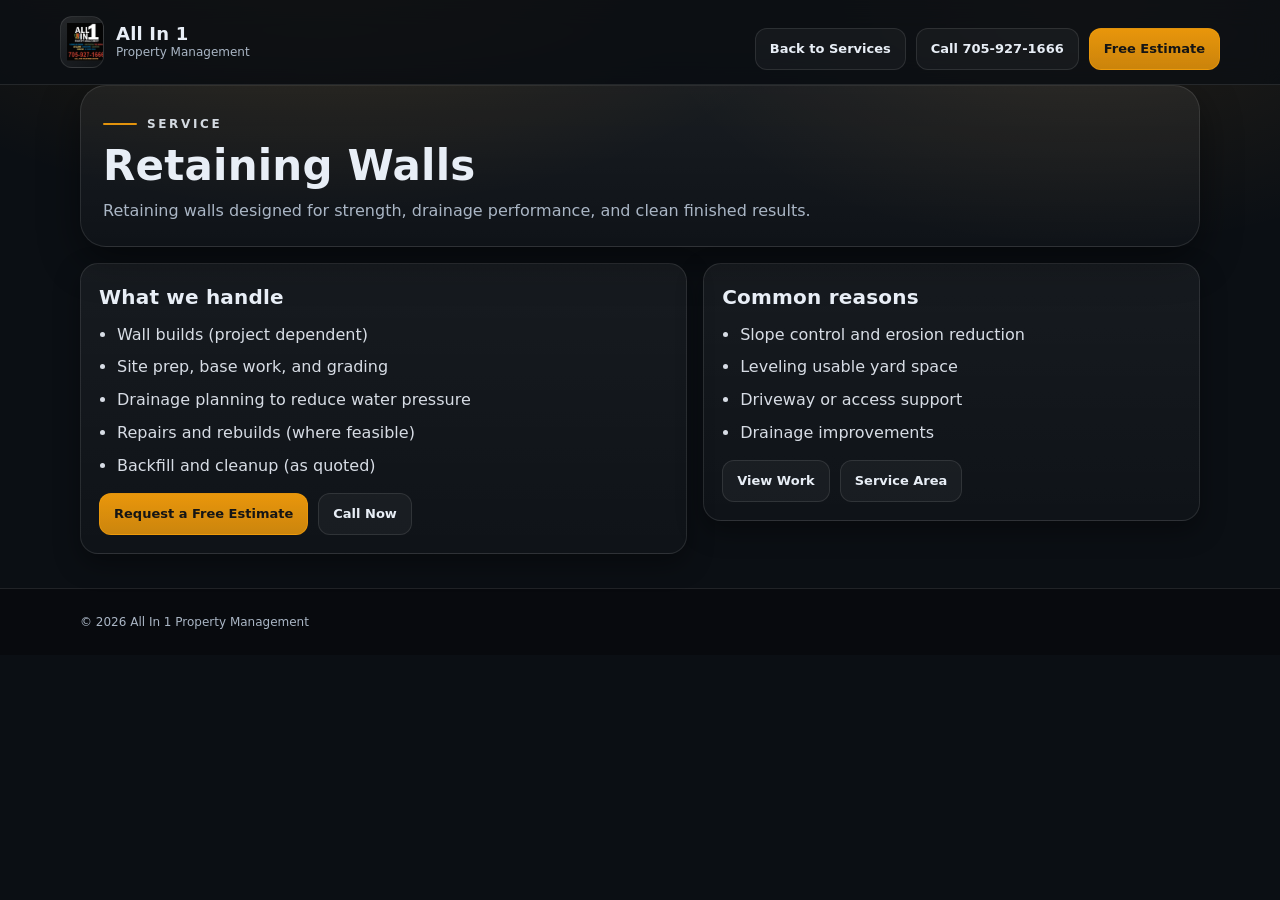
<file: services/retaining-walls.html>
<!doctype html>
<html lang="en">
<head>
  <meta charset="utf-8" />
  <meta name="viewport" content="width=device-width, initial-scale=1" />
  <title>Retaining Walls | All In 1 Property Management</title>
  <meta name="description" content="Retaining walls built for durability and drainage performance. Residential and commercial retaining walls. Free estimates." />
  <link rel="canonical" href="https://fatboymedia.github.io/ALLIN1PROPERTYMANAGEMENT/services/retaining-walls.html" />
  <meta name="theme-color" content="#0b0f14" />

  <!-- Favicon -->
  <link rel="icon" type="image/jpeg" href="../assets/logo.jpg">
  <link rel="shortcut icon" type="image/jpeg" href="../assets/logo.jpg">

  <link rel="stylesheet" href="../assets/site.css" />

  <!-- Logo display fix -->
  <style>
    .logo{
      height:52px;
      display:flex;
      align-items:center;
      border-radius:12px;
      overflow:hidden;
      border:1px solid rgba(255,255,255,.10);
      background:linear-gradient(140deg, rgba(255,255,255,.10), rgba(255,255,255,.02));
      padding:6px;
    }
    .logo img{
      height:100%;
      width:auto;
      max-width:170px;
      display:block;
    }
  </style>

  <script type="application/ld+json">
  {
    "@context":"https://schema.org",
    "@type":"Service",
    "serviceType":"Retaining Walls",
    "provider":{
      "@type":"LocalBusiness",
      "name":"All In 1 Property Management",
      "telephone":"+1-705-927-1666",
      "url":"https://fatboymedia.github.io/ALLIN1PROPERTYMANAGEMENT/"
    }
  }
  </script>
</head>

<body>
  <header>
    <div class="container nav">
      <a class="brand" href="../index.html">
        <div class="logo">
          <img src="../assets/logo.jpg" alt="All In 1 Property Management Logo">
        </div>
        <div class="name">
          <strong>All In 1</strong>
          <span>Property Management</span>
        </div>
      </a>

      <div class="cta">
        <a class="btn" href="../index.html#services">Back to Services</a>
        <a class="btn" href="tel:+17059271666">Call 705-927-1666</a>
        <a class="btn primary" href="../index.html#quote">Free Estimate</a>
      </div>
    </div>
  </header>

  <main class="container">
    <section class="hero">
      <div class="hero-inner">
        <div class="kicker"><span class="bar"></span>Service</div>
        <h1>Retaining Walls</h1>
        <p class="lead">
          Retaining walls designed for strength, drainage performance, and clean finished results.
        </p>
      </div>
    </section>

    <div class="grid">
      <section class="card">
        <h2>What we handle</h2>
        <ul>
          <li>Wall builds (project dependent)</li>
          <li>Site prep, base work, and grading</li>
          <li>Drainage planning to reduce water pressure</li>
          <li>Repairs and rebuilds (where feasible)</li>
          <li>Backfill and cleanup (as quoted)</li>
        </ul>

        <div class="cta">
          <a class="btn primary" href="../index.html#quote">Request a Free Estimate</a>
          <a class="btn" href="tel:+17059271666">Call Now</a>
        </div>
      </section>

      <aside class="card">
        <h2>Common reasons</h2>
        <ul>
          <li>Slope control and erosion reduction</li>
          <li>Leveling usable yard space</li>
          <li>Driveway or access support</li>
          <li>Drainage improvements</li>
        </ul>

        <div class="cta">
          <a class="btn" href="../index.html#projects">View Work</a>
          <a class="btn" href="../index.html#areas">Service Area</a>
        </div>
      </aside>
    </div>
  </main>

  <footer>
    <div class="container">© <span id="year"></span> All In 1 Property Management</div>
  </footer>

  <script src="../assets/site.js"></script>
</body>
</html>
</file>
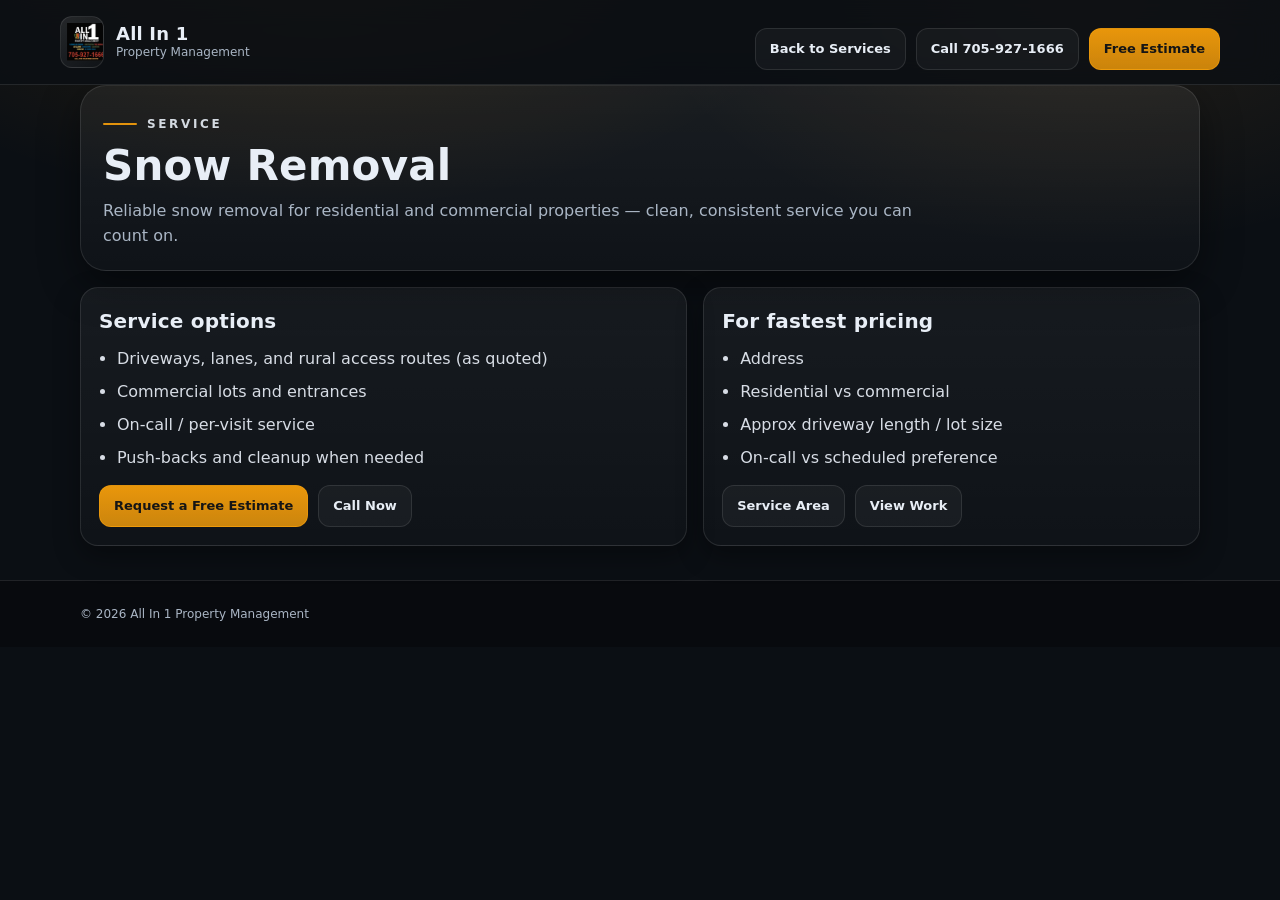
<file: services/snow-removal.html>
<!doctype html>
<html lang="en">
<head>
  <meta charset="utf-8" />
  <meta name="viewport" content="width=device-width, initial-scale=1" />
  <title>Snow Removal | All In 1 Property Management</title>
  <meta name="description" content="Snow removal for residential and commercial properties. Reliable service for driveways, lanes, and lots. Free estimates." />
  <link rel="canonical" href="https://fatboymedia.github.io/ALLIN1PROPERTYMANAGEMENT/services/snow-removal.html" />
  <meta name="theme-color" content="#0b0f14" />

  <!-- Favicon -->
  <link rel="icon" type="image/jpeg" href="../assets/logo.jpg">
  <link rel="shortcut icon" type="image/jpeg" href="../assets/logo.jpg">

  <link rel="stylesheet" href="../assets/site.css" />

  <!-- Logo display fix -->
  <style>
    .logo{
      height:52px;
      display:flex;
      align-items:center;
      border-radius:12px;
      overflow:hidden;
      border:1px solid rgba(255,255,255,.10);
      background:linear-gradient(140deg, rgba(255,255,255,.10), rgba(255,255,255,.02));
      padding:6px;
    }
    .logo img{
      height:100%;
      width:auto;
      max-width:170px;
      display:block;
    }
  </style>

  <script type="application/ld+json">
  {
    "@context":"https://schema.org",
    "@type":"Service",
    "serviceType":"Snow Removal",
    "provider":{
      "@type":"LocalBusiness",
      "name":"All In 1 Property Management",
      "telephone":"+1-705-927-1666",
      "url":"https://fatboymedia.github.io/ALLIN1PROPERTYMANAGEMENT/"
    }
  }
  </script>
</head>

<body>
  <header>
    <div class="container nav">
      <a class="brand" href="../index.html">
        <div class="logo">
          <img src="../assets/logo.jpg" alt="All In 1 Property Management Logo">
        </div>
        <div class="name">
          <strong>All In 1</strong>
          <span>Property Management</span>
        </div>
      </a>

      <div class="cta">
        <a class="btn" href="../index.html#services">Back to Services</a>
        <a class="btn" href="tel:+17059271666">Call 705-927-1666</a>
        <a class="btn primary" href="../index.html#quote">Free Estimate</a>
      </div>
    </div>
  </header>

  <main class="container">
    <section class="hero">
      <div class="hero-inner">
        <div class="kicker"><span class="bar"></span>Service</div>
        <h1>Snow Removal</h1>
        <p class="lead">
          Reliable snow removal for residential and commercial properties — clean, consistent service you can count on.
        </p>
      </div>
    </section>

    <div class="grid">
      <section class="card">
        <h2>Service options</h2>
        <ul>
          <li>Driveways, lanes, and rural access routes (as quoted)</li>
          <li>Commercial lots and entrances</li>
          <li>On-call / per-visit service</li>
          <li>Push-backs and cleanup when needed</li>
        </ul>

        <div class="cta">
          <a class="btn primary" href="../index.html#quote">Request a Free Estimate</a>
          <a class="btn" href="tel:+17059271666">Call Now</a>
        </div>
      </section>

      <aside class="card">
        <h2>For fastest pricing</h2>
        <ul>
          <li>Address</li>
          <li>Residential vs commercial</li>
          <li>Approx driveway length / lot size</li>
          <li>On-call vs scheduled preference</li>
        </ul>

        <div class="cta">
          <a class="btn" href="../index.html#areas">Service Area</a>
          <a class="btn" href="../index.html#projects">View Work</a>
        </div>
      </aside>
    </div>
  </main>

  <footer>
    <div class="container">© <span id="year"></span> All In 1 Property Management</div>
  </footer>

  <script src="../assets/site.js"></script>
</body>
</html>
</file>
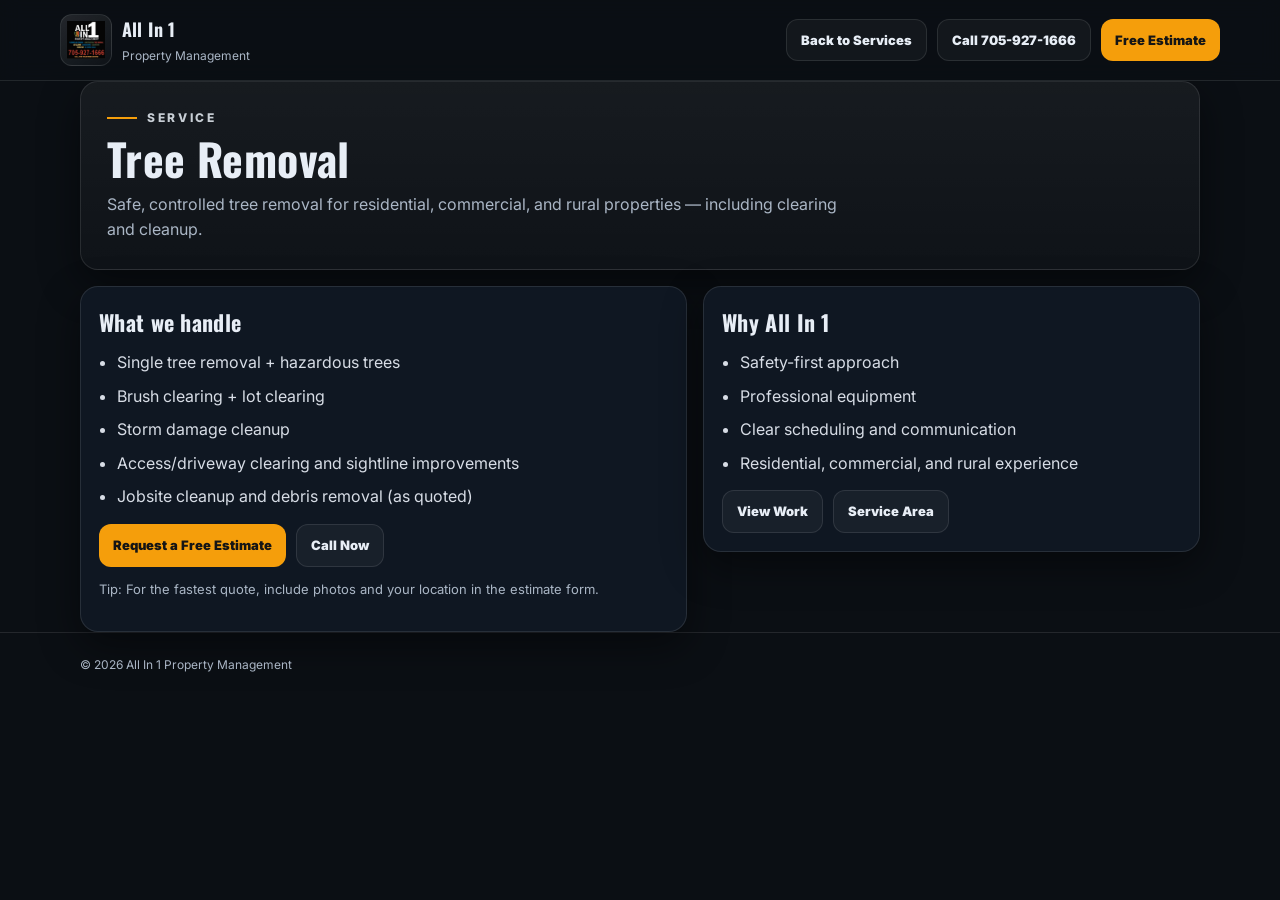
<file: services/tree-removal.html>
<!doctype html>
<html lang="en">
<head>
  <meta charset="utf-8" />
  <meta name="viewport" content="width=device-width, initial-scale=1" />
  <title>Tree Removal | All In 1 Property Management</title>
  <meta name="description" content="Tree removal for residential, commercial, and rural properties. Safe, controlled removals, clearing, and cleanup. Free estimates." />

  <link rel="canonical" href="https://fatboymedia.github.io/ALLIN1PROPERTYMANAGEMENT/services/tree-removal.html" />
  <meta name="theme-color" content="#0b0f14" />

  <!-- Favicon (service pages) -->
  <link rel="icon" type="image/jpeg" href="../assets/logo.jpg">
  <link rel="shortcut icon" type="image/jpeg" href="../assets/logo.jpg">

  <link rel="preconnect" href="https://fonts.googleapis.com">
  <link rel="preconnect" href="https://fonts.gstatic.com" crossorigin>
  <link href="https://fonts.googleapis.com/css2?family=Oswald:wght@500;600&family=Inter:wght@400;600;700&display=swap" rel="stylesheet">

  <style>
    :root{
      --bg:#0b0f14;
      --panel:#0f1722;
      --line:rgba(255,255,255,.10);
      --text:#e8eef6;
      --muted:#aab6c5;
      --accent:#f59e0b;
      --radius:18px;
      --shadow: 0 14px 40px rgba(0,0,0,.45);
      --max:1120px;
    }

    *{box-sizing:border-box}
    body{
      margin:0;
      font-family:Inter,system-ui,-apple-system,Segoe UI,Roboto,Arial,sans-serif;
      color:var(--text);
      background:var(--bg);
      line-height:1.6
    }
    a{color:inherit;text-decoration:none}
    .container{width:min(100%, calc(var(--max) + 40px)); margin:0 auto; padding:0 20px}

    header{
      position:sticky;
      top:0;
      z-index:10;
      background:rgba(11,15,20,.9);
      backdrop-filter:blur(10px);
      border-bottom:1px solid var(--line)
    }
    .nav{
      display:flex;
      justify-content:space-between;
      align-items:center;
      gap:12px;
      padding:14px 0;
      flex-wrap:wrap
    }
    .brand{display:flex;gap:10px;align-items:center}

    /* logo image */
    .logo{
      height:52px;
      display:flex;
      align-items:center;
      border-radius:12px;
      overflow:hidden;
      border:1px solid var(--line);
      background:linear-gradient(140deg, rgba(255,255,255,.10), rgba(255,255,255,.02));
      padding:6px;
    }
    .logo img{
      height:100%;
      width:auto;
      max-width:170px;
      display:block;
    }

    .brand strong{font-family:Oswald;letter-spacing:.35px;font-size:18px}
    .brand span{display:block;color:var(--muted);font-size:12px;margin-top:1px}

    .btn{
      display:inline-flex;
      align-items:center;
      justify-content:center;
      padding:10px 14px;
      border-radius:12px;
      border:1px solid var(--line);
      font-weight:900;
      font-size:13px;
      background:rgba(255,255,255,.04)
    }
    .btn.primary{background:var(--accent);border:none;color:#151515}

    main{padding:44px 0}

    /* ===== HERO (matches Excavating) ===== */
    .hero{
      border:1px solid var(--line);
      border-radius:var(--radius);
      padding:26px;
      background:linear-gradient(180deg, rgba(255,255,255,.05), rgba(255,255,255,.02));
      box-shadow:var(--shadow);
      margin-bottom:16px;
    }
    .hero-inner{
      display:flex;
      flex-direction:column;
      gap:8px;
    }
    .kicker{
      display:flex;
      align-items:center;
      gap:10px;
      font-size:12px;
      letter-spacing:.22em;
      text-transform:uppercase;
      color:rgba(232,238,246,.85);
      font-weight:800;
    }
    .kicker .bar{
      width:30px;
      height:2px;
      background:var(--accent);
    }

    h1{font-family:Oswald;font-size:44px;letter-spacing:.4px;margin:0;line-height:1.1}
    .lead{color:var(--muted);max-width:75ch;margin:0}

    .grid{display:grid;grid-template-columns:1.1fr .9fr;gap:16px;align-items:start}
    .card{
      border:1px solid var(--line);
      border-radius:var(--radius);
      background:var(--panel);
      box-shadow:var(--shadow);
      padding:18px
    }
    .card h2{font-family:Oswald;font-size:22px;margin:0 0 10px;letter-spacing:.3px}
    ul{margin:10px 0 0;padding-left:18px}
    li{margin:8px 0;color:rgba(232,238,246,.92)}
    .muted{color:var(--muted);font-size:13px}
    .cta{display:flex;gap:10px;flex-wrap:wrap;margin-top:14px}

    footer{border-top:1px solid var(--line);padding:22px 0;color:var(--muted);font-size:12px}

    @media (max-width: 900px){
      .grid{grid-template-columns:1fr}
      h1{font-size:38px}
    }
  </style>

  <script type="application/ld+json">
  {
    "@context":"https://schema.org",
    "@type":"Service",
    "serviceType":"Tree Removal",
    "provider":{
      "@type":"LocalBusiness",
      "name":"All In 1 Property Management",
      "telephone":"+1-705-927-1666",
      "url":"https://fatboymedia.github.io/ALLIN1PROPERTYMANAGEMENT/"
    },
    "areaServed":"Peterborough ON and surrounding areas"
  }
  </script>
</head>

<body>
  <header>
    <div class="container nav">
      <a class="brand" href="../index.html">
        <div class="logo">
          <img src="../assets/logo.jpg" alt="All In 1 Property Management Logo">
        </div>
        <div>
          <strong>All In 1</strong>
          <span>Property Management</span>
        </div>
      </a>

      <div style="display:flex; gap:10px; flex-wrap:wrap;">
        <a class="btn" href="../index.html#services">Back to Services</a>
        <a class="btn" href="tel:+17059271666">Call 705-927-1666</a>
        <a class="btn primary" href="../index.html#quote">Free Estimate</a>
      </div>
    </div>
  </header>

  <main class="container">
    <!-- UPDATED hero to match Excavating -->
    <section class="hero">
      <div class="hero-inner">
        <div class="kicker"><span class="bar"></span>Service</div>
        <h1>Tree Removal</h1>
        <p class="lead">
          Safe, controlled tree removal for residential, commercial, and rural properties — including clearing and cleanup.
        </p>
      </div>
    </section>

    <div class="grid">
      <section class="card">
        <h2>What we handle</h2>
        <ul>
          <li>Single tree removal + hazardous trees</li>
          <li>Brush clearing + lot clearing</li>
          <li>Storm damage cleanup</li>
          <li>Access/driveway clearing and sightline improvements</li>
          <li>Jobsite cleanup and debris removal (as quoted)</li>
        </ul>

        <div class="cta">
          <a class="btn primary" href="../index.html#quote">Request a Free Estimate</a>
          <a class="btn" href="tel:+17059271666">Call Now</a>
        </div>

        <p class="muted" style="margin-top:12px;">
          Tip: For the fastest quote, include photos and your location in the estimate form.
        </p>
      </section>

      <aside class="card">
        <h2>Why All In 1</h2>
        <ul>
          <li>Safety-first approach</li>
          <li>Professional equipment</li>
          <li>Clear scheduling and communication</li>
          <li>Residential, commercial, and rural experience</li>
        </ul>
        <div class="cta">
          <a class="btn" href="../index.html#projects">View Work</a>
          <a class="btn" href="../index.html#areas">Service Area</a>
        </div>
      </aside>
    </div>
  </main>

  <footer>
    <div class="container">© <span id="year"></span> All In 1 Property Management</div>
  </footer>

  <script>document.getElementById('year').textContent = new Date().getFullYear();</script>
</body>
</html>
</file>
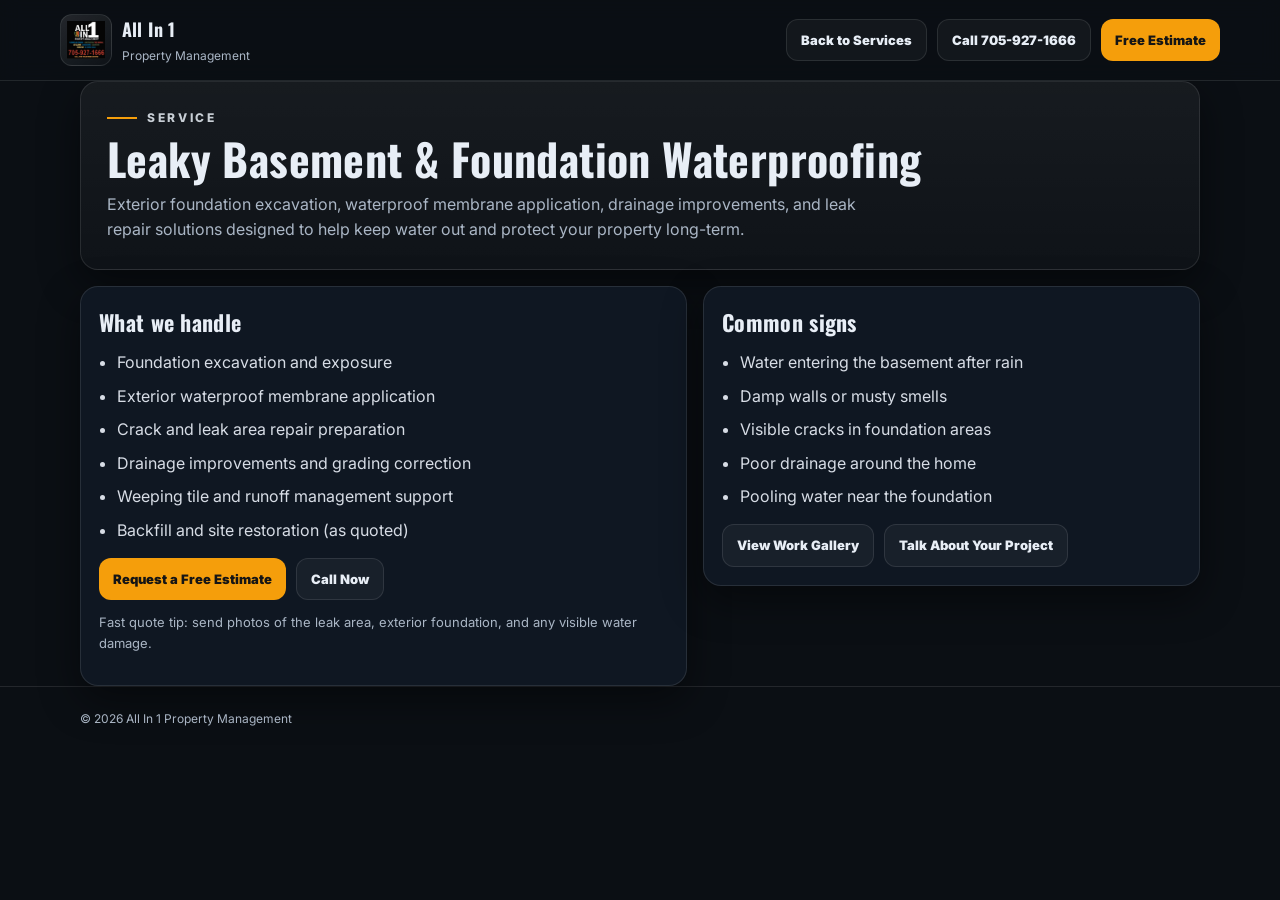
<file: services/waterproofing.html>
<!doctype html>
<html lang="en">
<head>
  <meta charset="utf-8" />
  <meta name="viewport" content="width=device-width, initial-scale=1" />
  <title>Leaky Basement & Foundation Waterproofing | All In 1 Property Management</title>
  <meta name="description" content="Leaky basement repair and foundation waterproofing for residential properties. Excavation, membrane systems, drainage improvements, and exterior waterproofing solutions." />
  <link rel="canonical" href="https://fatboymedia.github.io/ALLIN1PROPERTYMANAGEMENT/services/waterproofing.html" />
  <meta name="theme-color" content="#0b0f14" />

  <link rel="icon" type="image/jpeg" href="../assets/logo.jpg">
  <link rel="shortcut icon" type="image/jpeg" href="../assets/logo.jpg">

  <link rel="preconnect" href="https://fonts.googleapis.com">
  <link rel="preconnect" href="https://fonts.gstatic.com" crossorigin>
  <link href="https://fonts.googleapis.com/css2?family=Oswald:wght@500;600&family=Inter:wght@400;600;700&display=swap" rel="stylesheet">

  <style>
    :root{
      --bg:#0b0f14;
      --panel:#0f1722;
      --line:rgba(255,255,255,.10);
      --text:#e8eef6;
      --muted:#aab6c5;
      --accent:#f59e0b;
      --radius:18px;
      --shadow:0 14px 40px rgba(0,0,0,.45);
      --max:1120px;
    }
    *{box-sizing:border-box}
    body{
      margin:0;
      font-family:Inter,system-ui,-apple-system,Segoe UI,Roboto,Arial,sans-serif;
      color:var(--text);
      background:var(--bg);
      line-height:1.6;
    }
    a{color:inherit;text-decoration:none}
    .container{width:min(100%, calc(var(--max) + 40px)); margin:0 auto; padding:0 20px}
    header{
      position:sticky;
      top:0;
      z-index:10;
      background:rgba(11,15,20,.9);
      backdrop-filter:blur(10px);
      border-bottom:1px solid var(--line);
    }
    .nav{
      display:flex;
      justify-content:space-between;
      align-items:center;
      gap:12px;
      padding:14px 0;
      flex-wrap:wrap;
    }
    .brand{display:flex;gap:10px;align-items:center}
    .logo{
      height:52px;
      display:flex;
      align-items:center;
      border-radius:12px;
      overflow:hidden;
      border:1px solid var(--line);
      background:linear-gradient(140deg, rgba(255,255,255,.10), rgba(255,255,255,.02));
      padding:6px;
    }
    .logo img{
      height:100%;
      width:auto;
      max-width:170px;
      display:block;
    }
    .brand strong{font-family:Oswald;letter-spacing:.35px;font-size:18px}
    .brand span{display:block;color:var(--muted);font-size:12px;margin-top:1px}
    .btn{
      display:inline-flex;
      align-items:center;
      justify-content:center;
      padding:10px 14px;
      border-radius:12px;
      border:1px solid var(--line);
      font-weight:900;
      font-size:13px;
      background:rgba(255,255,255,.04);
    }
    .btn.primary{
      background:var(--accent);
      border:none;
      color:#151515;
    }
    main{padding:44px 0}
    .hero{
      border:1px solid var(--line);
      border-radius:var(--radius);
      padding:26px;
      background:linear-gradient(180deg, rgba(255,255,255,.05), rgba(255,255,255,.02));
      box-shadow:var(--shadow);
      margin-bottom:16px;
    }
    .hero-inner{
      display:flex;
      flex-direction:column;
      gap:8px;
    }
    .kicker{
      display:flex;
      align-items:center;
      gap:10px;
      font-size:12px;
      letter-spacing:.22em;
      text-transform:uppercase;
      color:rgba(232,238,246,.85);
      font-weight:800;
    }
    .kicker .bar{
      width:30px;
      height:2px;
      background:var(--accent);
    }
    h1{
      font-family:Oswald;
      font-size:44px;
      letter-spacing:.4px;
      margin:0;
      line-height:1.1;
    }
    .lead{
      color:var(--muted);
      max-width:78ch;
      margin:0;
    }
    .grid{
      display:grid;
      grid-template-columns:1.1fr .9fr;
      gap:16px;
      align-items:start;
    }
    .card{
      border:1px solid var(--line);
      border-radius:var(--radius);
      background:var(--panel);
      box-shadow:var(--shadow);
      padding:18px;
    }
    .card h2{
      font-family:Oswald;
      font-size:22px;
      margin:0 0 10px;
      letter-spacing:.3px;
    }
    ul{margin:10px 0 0;padding-left:18px}
    li{margin:8px 0;color:rgba(232,238,246,.92)}
    .muted{color:var(--muted);font-size:13px}
    .cta{display:flex;gap:10px;flex-wrap:wrap;margin-top:14px}
    footer{
      border-top:1px solid var(--line);
      padding:22px 0;
      color:var(--muted);
      font-size:12px;
    }
    @media (max-width: 900px){
      .grid{grid-template-columns:1fr}
      h1{font-size:38px}
    }
  </style>

  <script type="application/ld+json">
  {
    "@context":"https://schema.org",
    "@type":"Service",
    "serviceType":"Leaky Basement & Foundation Waterproofing",
    "provider":{
      "@type":"LocalBusiness",
      "name":"All In 1 Property Management",
      "telephone":"+1-705-927-1666",
      "url":"https://fatboymedia.github.io/ALLIN1PROPERTYMANAGEMENT/"
    }
  }
  </script>
</head>

<body>
  <header>
    <div class="container nav">
      <a class="brand" href="../index.html">
        <div class="logo">
          <img src="../assets/logo.jpg" alt="All In 1 Property Management Logo">
        </div>
        <div>
          <strong>All In 1</strong>
          <span>Property Management</span>
        </div>
      </a>

      <div style="display:flex; gap:10px; flex-wrap:wrap;">
        <a class="btn" href="../index.html#services">Back to Services</a>
        <a class="btn" href="tel:+17059271666">Call 705-927-1666</a>
        <a class="btn primary" href="tel:+17059271666">Free Estimate</a>
      </div>
    </div>
  </header>

  <main class="container">
    <section class="hero">
      <div class="hero-inner">
        <div class="kicker"><span class="bar"></span>Service</div>
        <h1>Leaky Basement & Foundation Waterproofing</h1>
        <p class="lead">
          Exterior foundation excavation, waterproof membrane application, drainage improvements, and leak repair solutions designed to help keep water out and protect your property long-term.
        </p>
      </div>
    </section>

    <div class="grid">
      <section class="card">
        <h2>What we handle</h2>
        <ul>
          <li>Foundation excavation and exposure</li>
          <li>Exterior waterproof membrane application</li>
          <li>Crack and leak area repair preparation</li>
          <li>Drainage improvements and grading correction</li>
          <li>Weeping tile and runoff management support</li>
          <li>Backfill and site restoration (as quoted)</li>
        </ul>

        <div class="cta">
          <a class="btn primary" href="tel:+17059271666">Request a Free Estimate</a>
          <a class="btn" href="tel:+17059271666">Call Now</a>
        </div>

        <p class="muted" style="margin-top:12px;">
          Fast quote tip: send photos of the leak area, exterior foundation, and any visible water damage.
        </p>
      </section>

      <aside class="card">
        <h2>Common signs</h2>
        <ul>
          <li>Water entering the basement after rain</li>
          <li>Damp walls or musty smells</li>
          <li>Visible cracks in foundation areas</li>
          <li>Poor drainage around the home</li>
          <li>Pooling water near the foundation</li>
        </ul>

        <div class="cta">
          <a class="btn" href="../projects.html">View Work Gallery</a>
          <a class="btn" href="tel:+17059271666">Talk About Your Project</a>
        </div>
      </aside>
    </div>
  </main>

  <footer>
    <div class="container">© <span id="year"></span> All In 1 Property Management</div>
  </footer>

  <script>
    document.getElementById('year').textContent = new Date().getFullYear();
  </script>
</body>
</html>
</file>
<file: assets/site.css>
:root{
  --bg:#0b0f14;
  --panel:#0f1722;
  --panel2:#0c121b;
  --line:rgba(255,255,255,.10);
  --text:#e8eef6;
  --muted:#aab6c5;
  --accent:#f59e0b;
  --accent2:#ffb547;
  --ok:#22c55e;

  --max:1120px;
  --radius:18px;
  --shadow: 0 14px 40px rgba(0,0,0,.45);
}

*{ box-sizing:border-box; }
html,body{ height:100%; }
body{
  margin:0;
  font-family: system-ui, -apple-system, Segoe UI, Roboto, Arial, sans-serif;
  color:var(--text);
  background:
    radial-gradient(900px 500px at 25% -10%, rgba(245,158,11,.14), transparent 60%),
    radial-gradient(800px 450px at 85% 0%, rgba(255,181,71,.10), transparent 55%),
    var(--bg);
  line-height:1.55;
}

a{ color:inherit; text-decoration:none; }
.container{ width:min(100%, calc(var(--max) + 40px)); margin:0 auto; padding:0 20px; }

header{
  position:sticky; top:0; z-index:1000;
  background: rgba(11,15,20,.78);
  backdrop-filter: blur(14px);
  border-bottom:1px solid var(--line);
}
.nav{
  display:flex; align-items:center; justify-content:space-between;
  padding:14px 0; gap:14px; flex-wrap:wrap;
}
.brand{ display:flex; align-items:center; gap:12px; }
.logo{
  width:44px; height:44px; border-radius:12px;
  background: linear-gradient(140deg, rgba(255,255,255,.10), rgba(255,255,255,.02));
  border:1px solid var(--line);
  display:grid; place-items:center;
  font-weight:900; letter-spacing:.6px;
}
.brand .name{ line-height:1.05; }
.brand .name strong{ display:block; font-size:18px; letter-spacing:.2px; }
.brand .name span{ display:block; color:var(--muted); font-size:12px; margin-top:2px; }

.btn{
  display:inline-flex; align-items:center; justify-content:center;
  border-radius:12px;
  padding:10px 14px;
  border:1px solid var(--line);
  background: rgba(255,255,255,.04);
  color:var(--text);
  font-weight:900;
  font-size:13px;
  cursor:pointer;
  transition: transform .08s ease, background .15s ease, border-color .15s ease;
  user-select:none;
  white-space:nowrap;
}
.btn:hover{ background: rgba(255,255,255,.08); border-color: rgba(255,255,255,.18); }
.btn:active{ transform: translateY(1px); }
.btn.primary{
  background: linear-gradient(180deg, rgba(245,158,11,.95), rgba(245,158,11,.82));
  border-color: rgba(245,158,11,.55);
  color:#151515;
}

main{ padding:42px 0; }

.hero{
  border:1px solid var(--line);
  border-radius: calc(var(--radius) + 8px);
  background: linear-gradient(180deg, rgba(255,255,255,.06), rgba(255,255,255,.02));
  box-shadow: var(--shadow);
  overflow:hidden;
}
.hero-inner{ padding:22px; }
.kicker{
  display:inline-flex; align-items:center; gap:10px;
  font-weight:900; font-size:12px; letter-spacing:.22em;
  text-transform:uppercase; color:rgba(232,238,246,.90);
  margin-bottom:10px;
}
.kicker .bar{ width:34px; height:2px; border-radius:99px; background:rgba(245,158,11,.92); }
h1{ margin:0 0 10px; font-size:42px; letter-spacing:.2px; line-height:1.08; }
.lead{ margin:0; color:var(--muted); max-width:80ch; }

.grid{
  display:grid;
  grid-template-columns: 1.1fr .9fr;
  gap:16px;
  margin-top:16px;
  align-items:start;
}
.card{
  border:1px solid var(--line);
  border-radius: var(--radius);
  background: linear-gradient(180deg, rgba(255,255,255,.05), rgba(255,255,255,.02));
  box-shadow: 0 10px 26px rgba(0,0,0,.35);
  padding:18px;
}
.card h2{ margin:0 0 10px; font-size:20px; letter-spacing:.2px; }
ul{ margin:10px 0 0; padding-left:18px; }
li{ margin:8px 0; color:rgba(232,238,246,.92); }
.muted{ color:var(--muted); font-size:13px; }

.cta{ display:flex; gap:10px; flex-wrap:wrap; margin-top:14px; }

footer{
  margin-top:34px;
  border-top:1px solid var(--line);
  background: rgba(0,0,0,.30);
  padding:24px 0;
  color:var(--muted);
  font-size:12px;
}

@media (max-width: 900px){
  h1{ font-size:36px; }
  .grid{ grid-template-columns: 1fr; }
}
</file>
